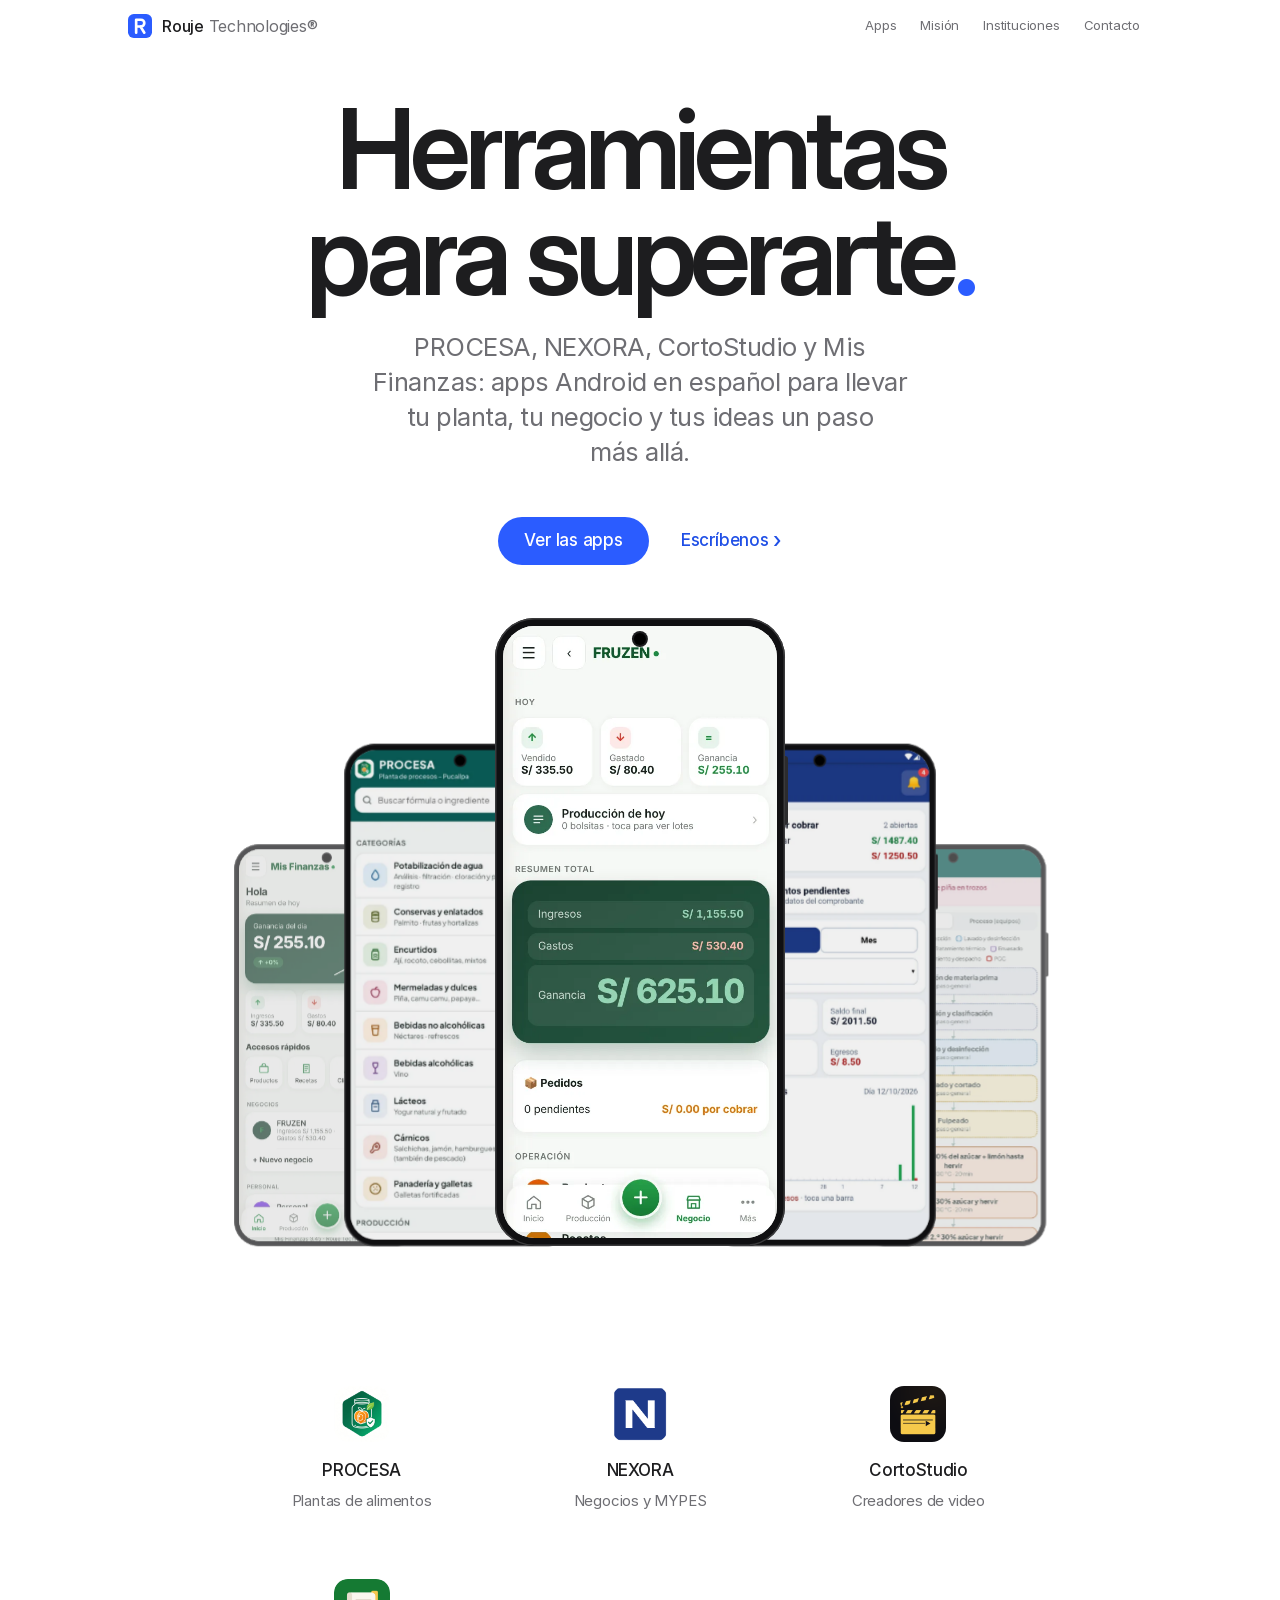
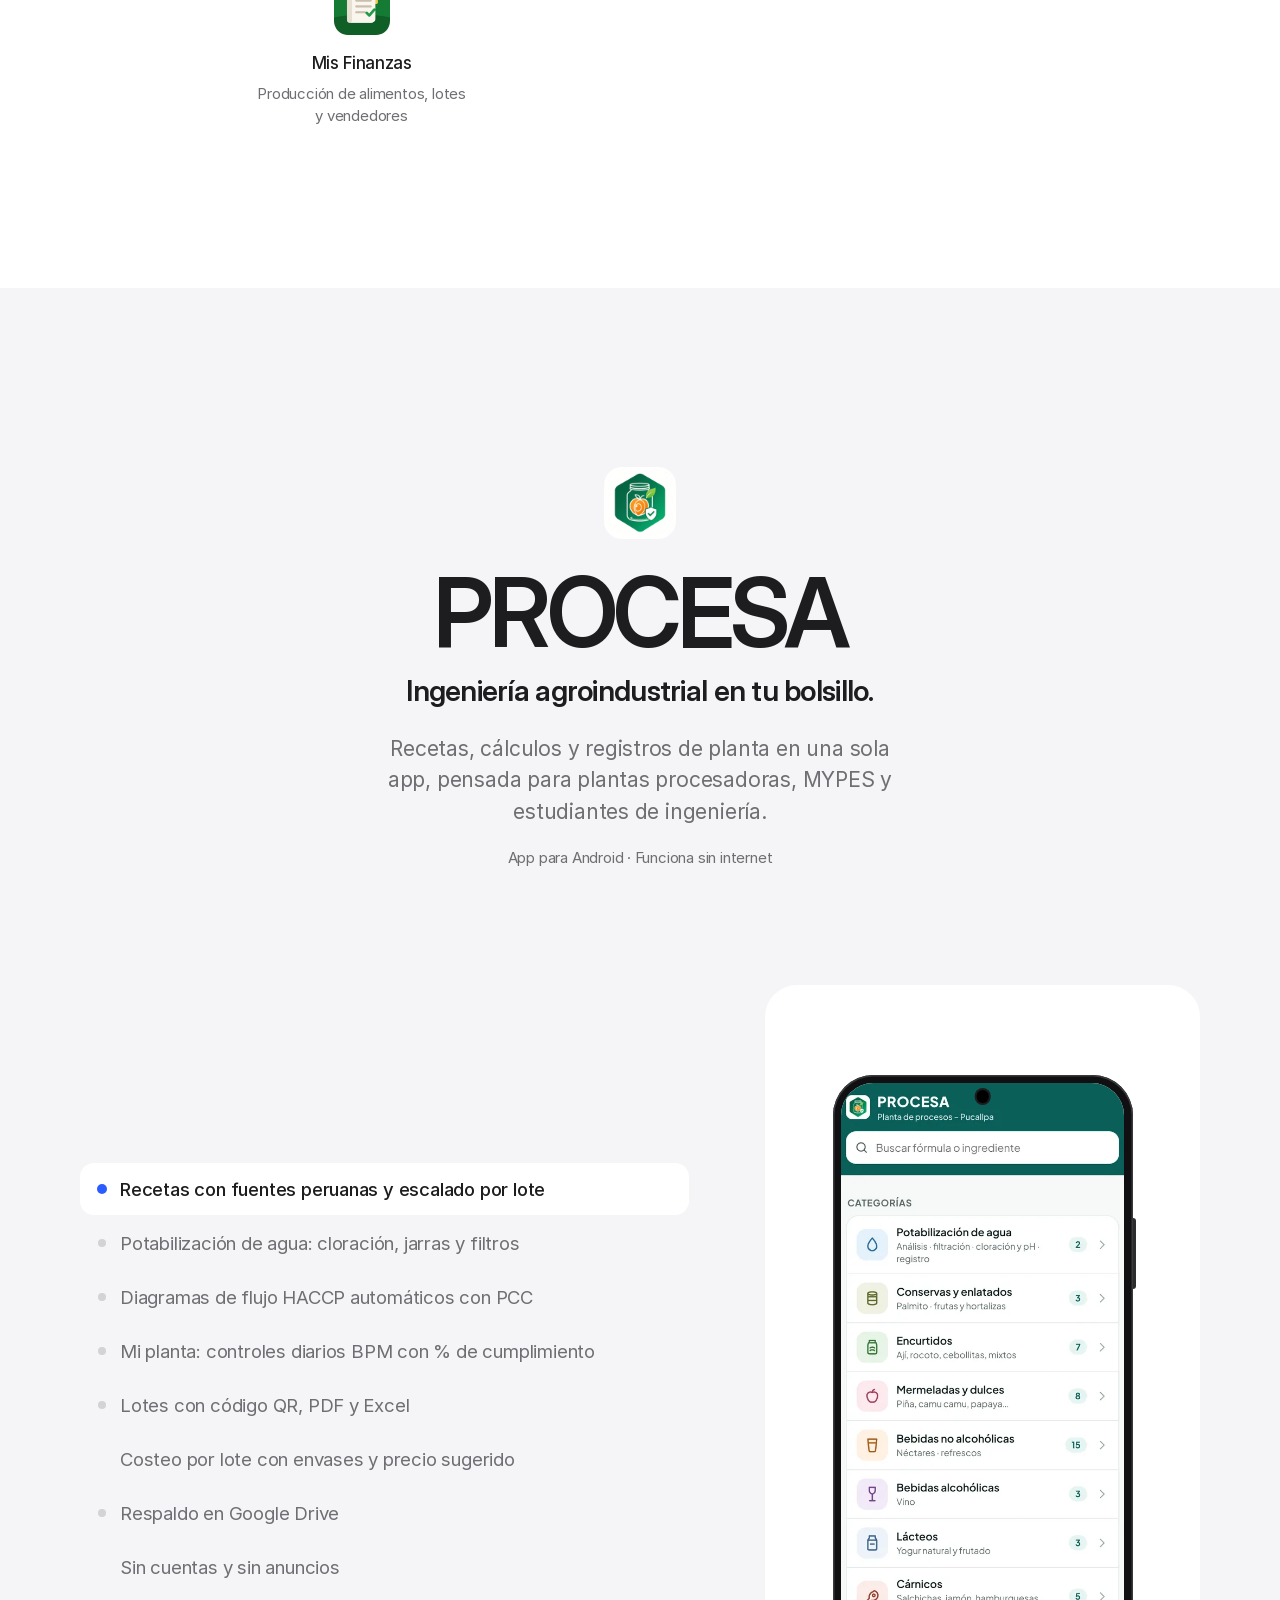
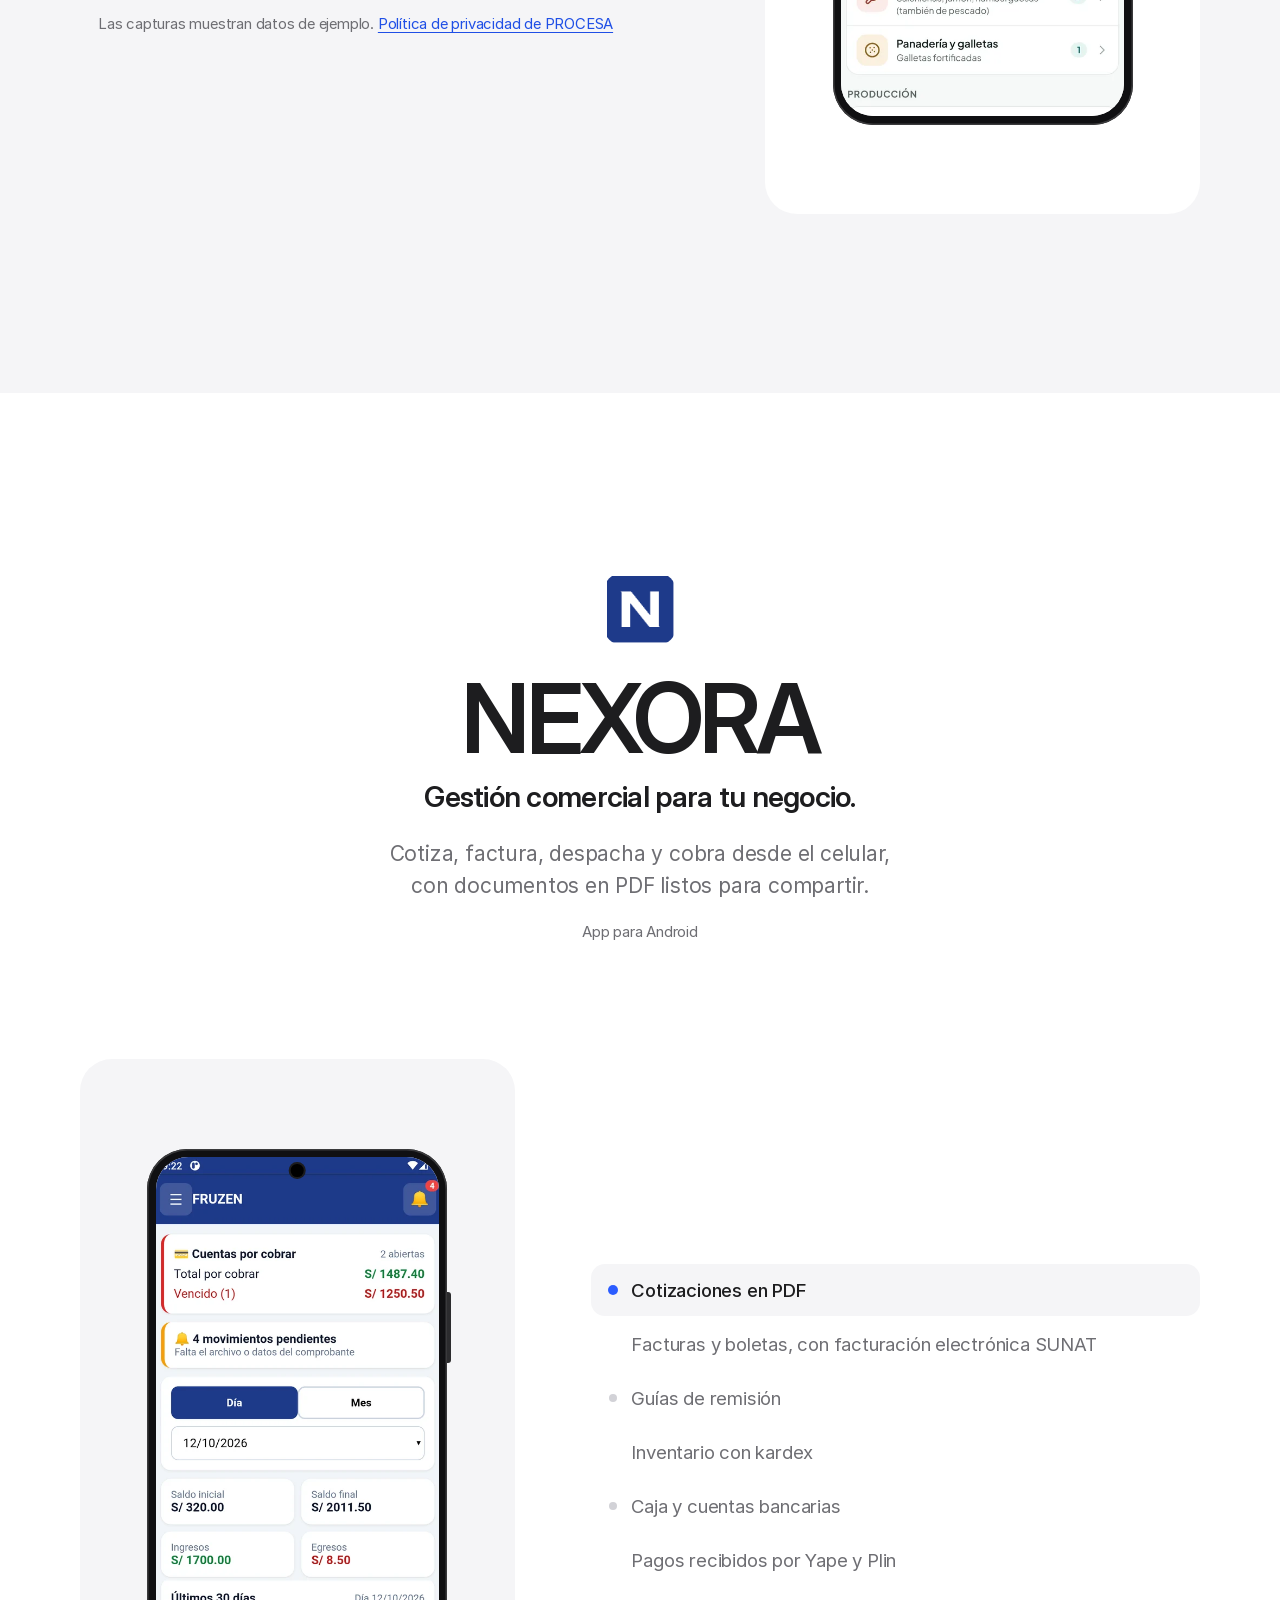
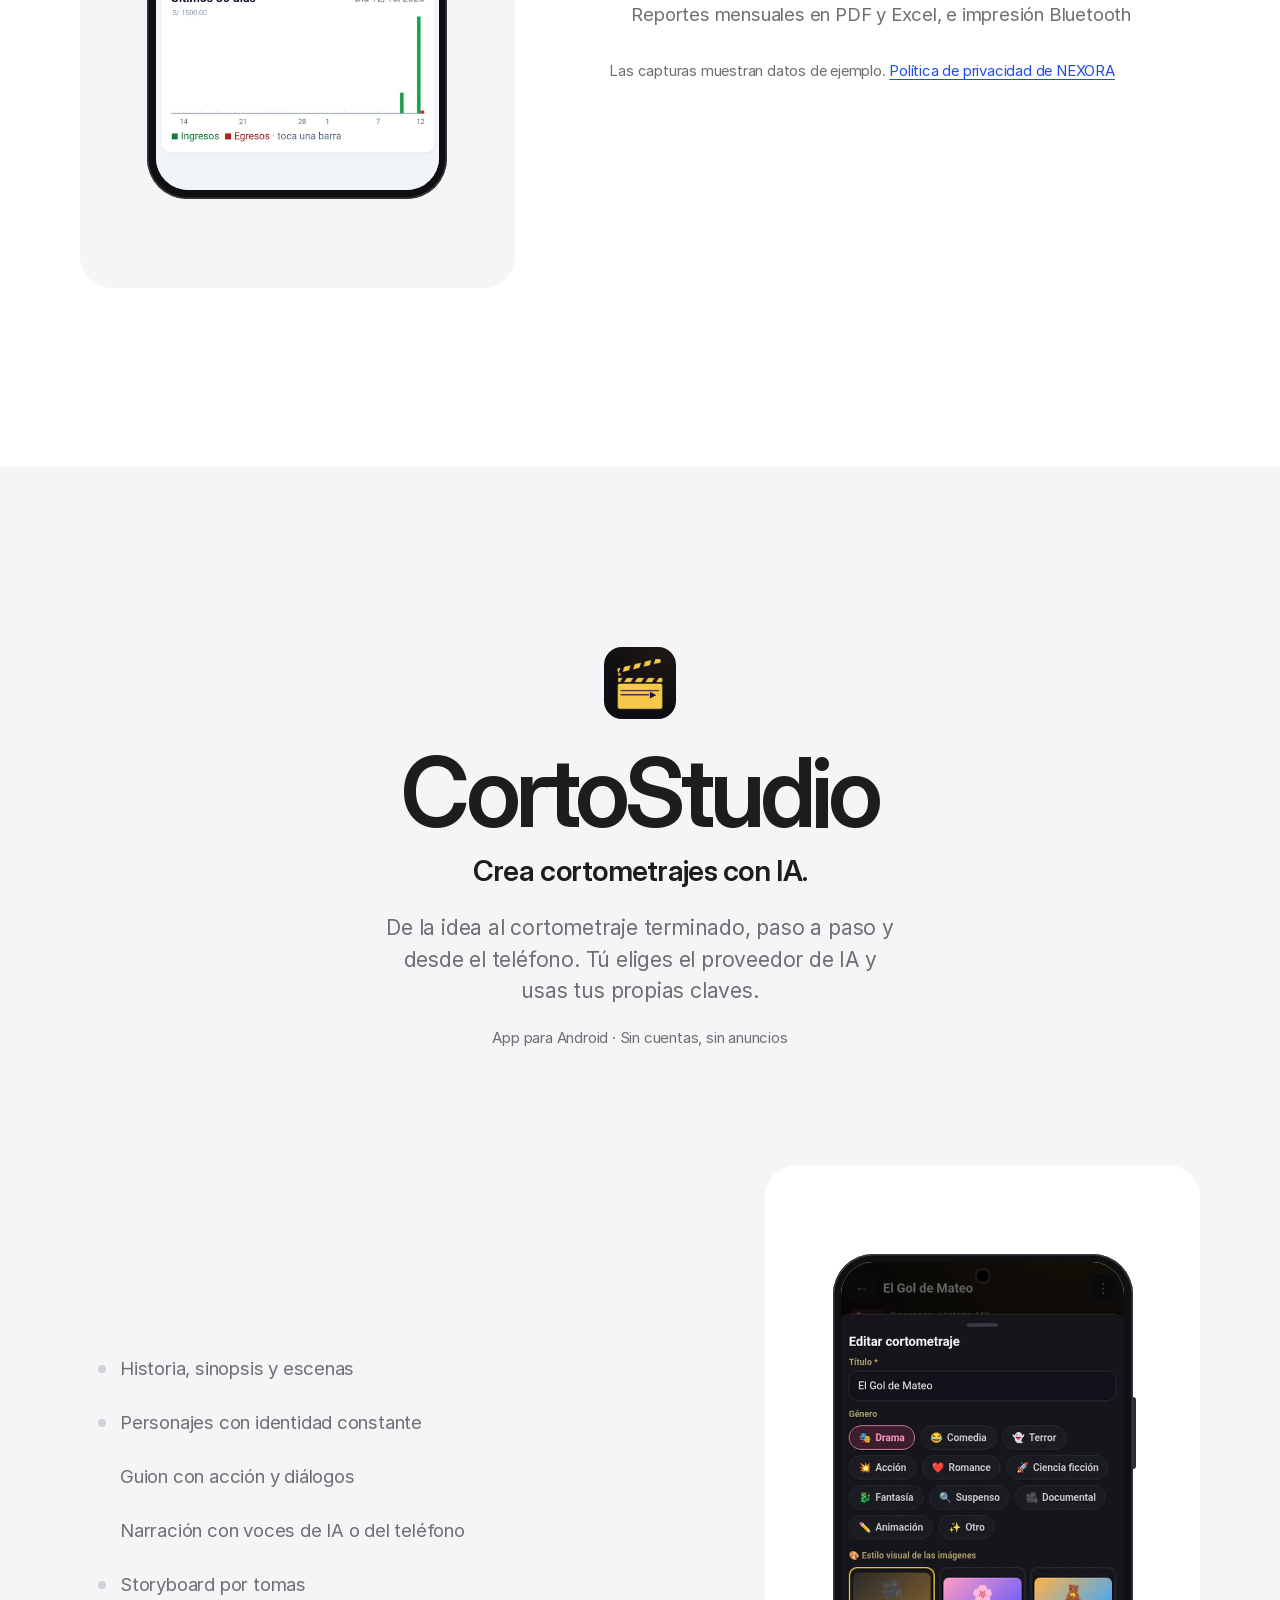
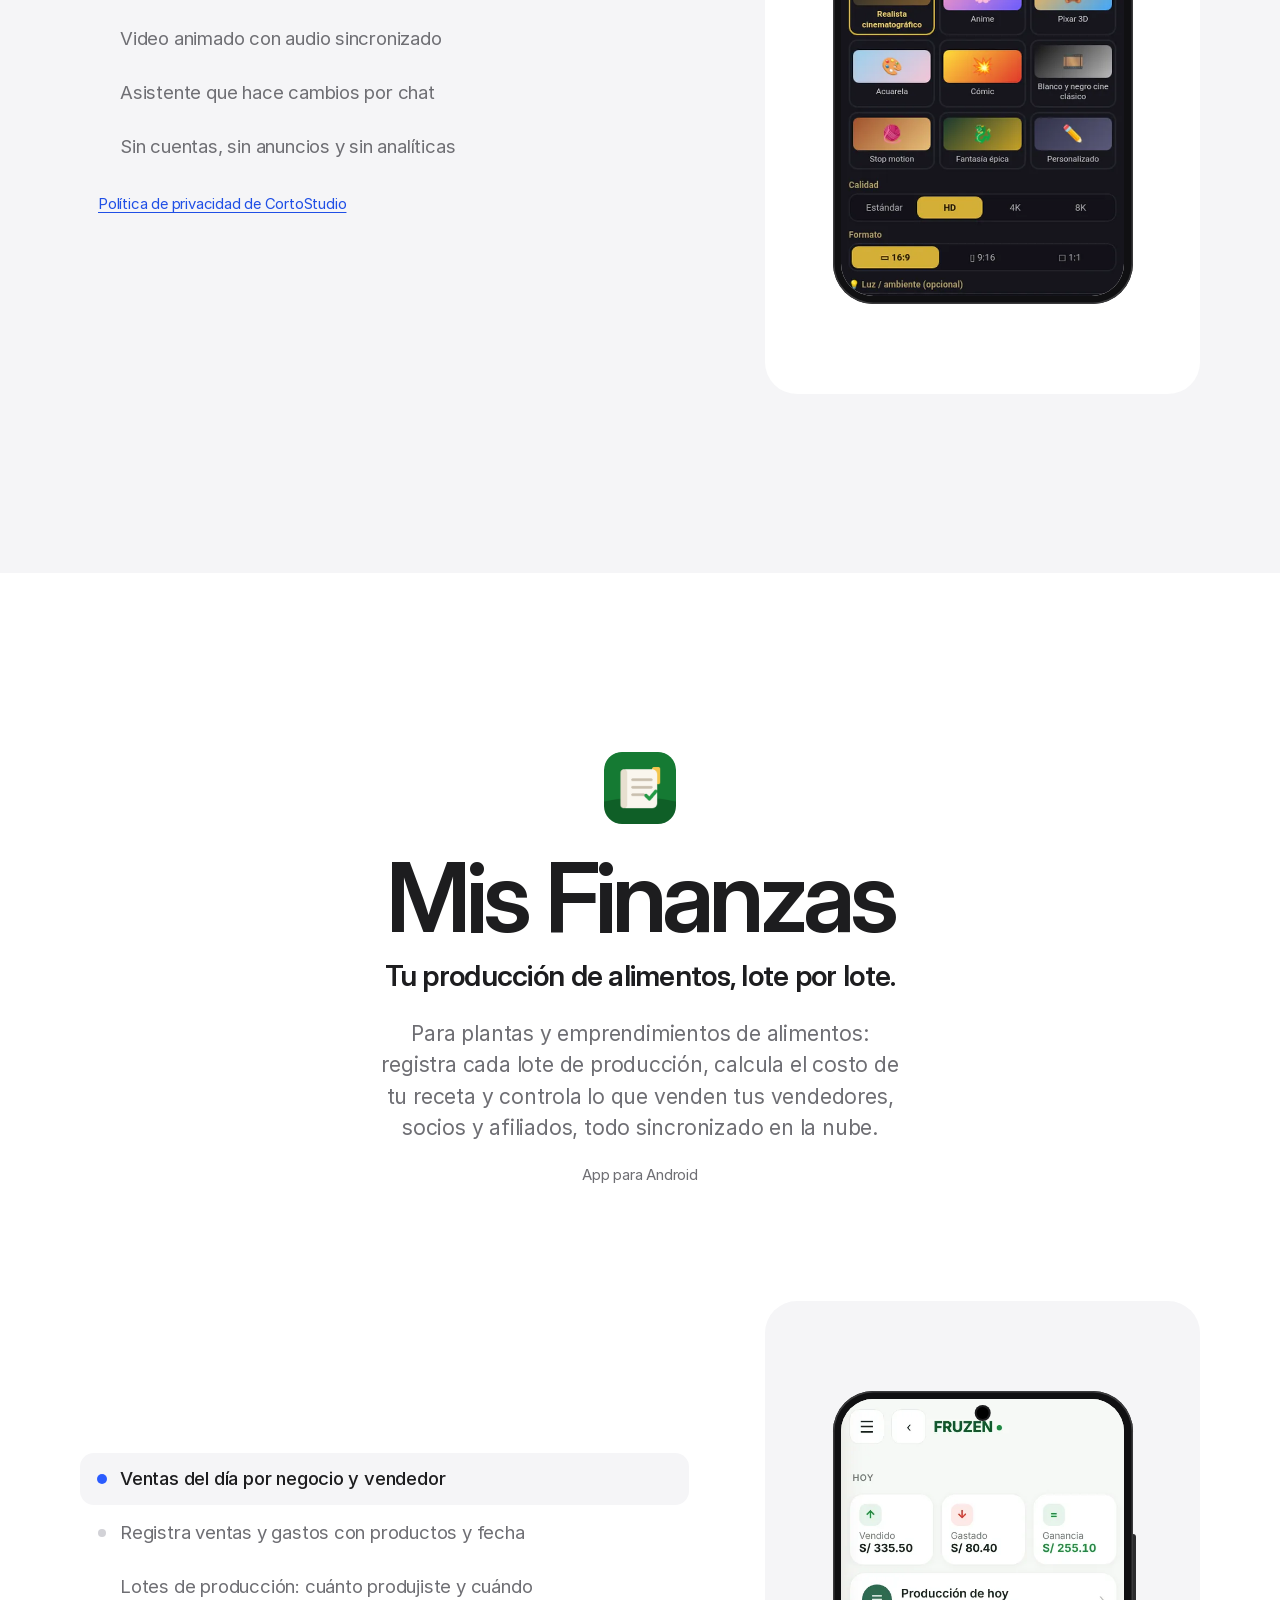
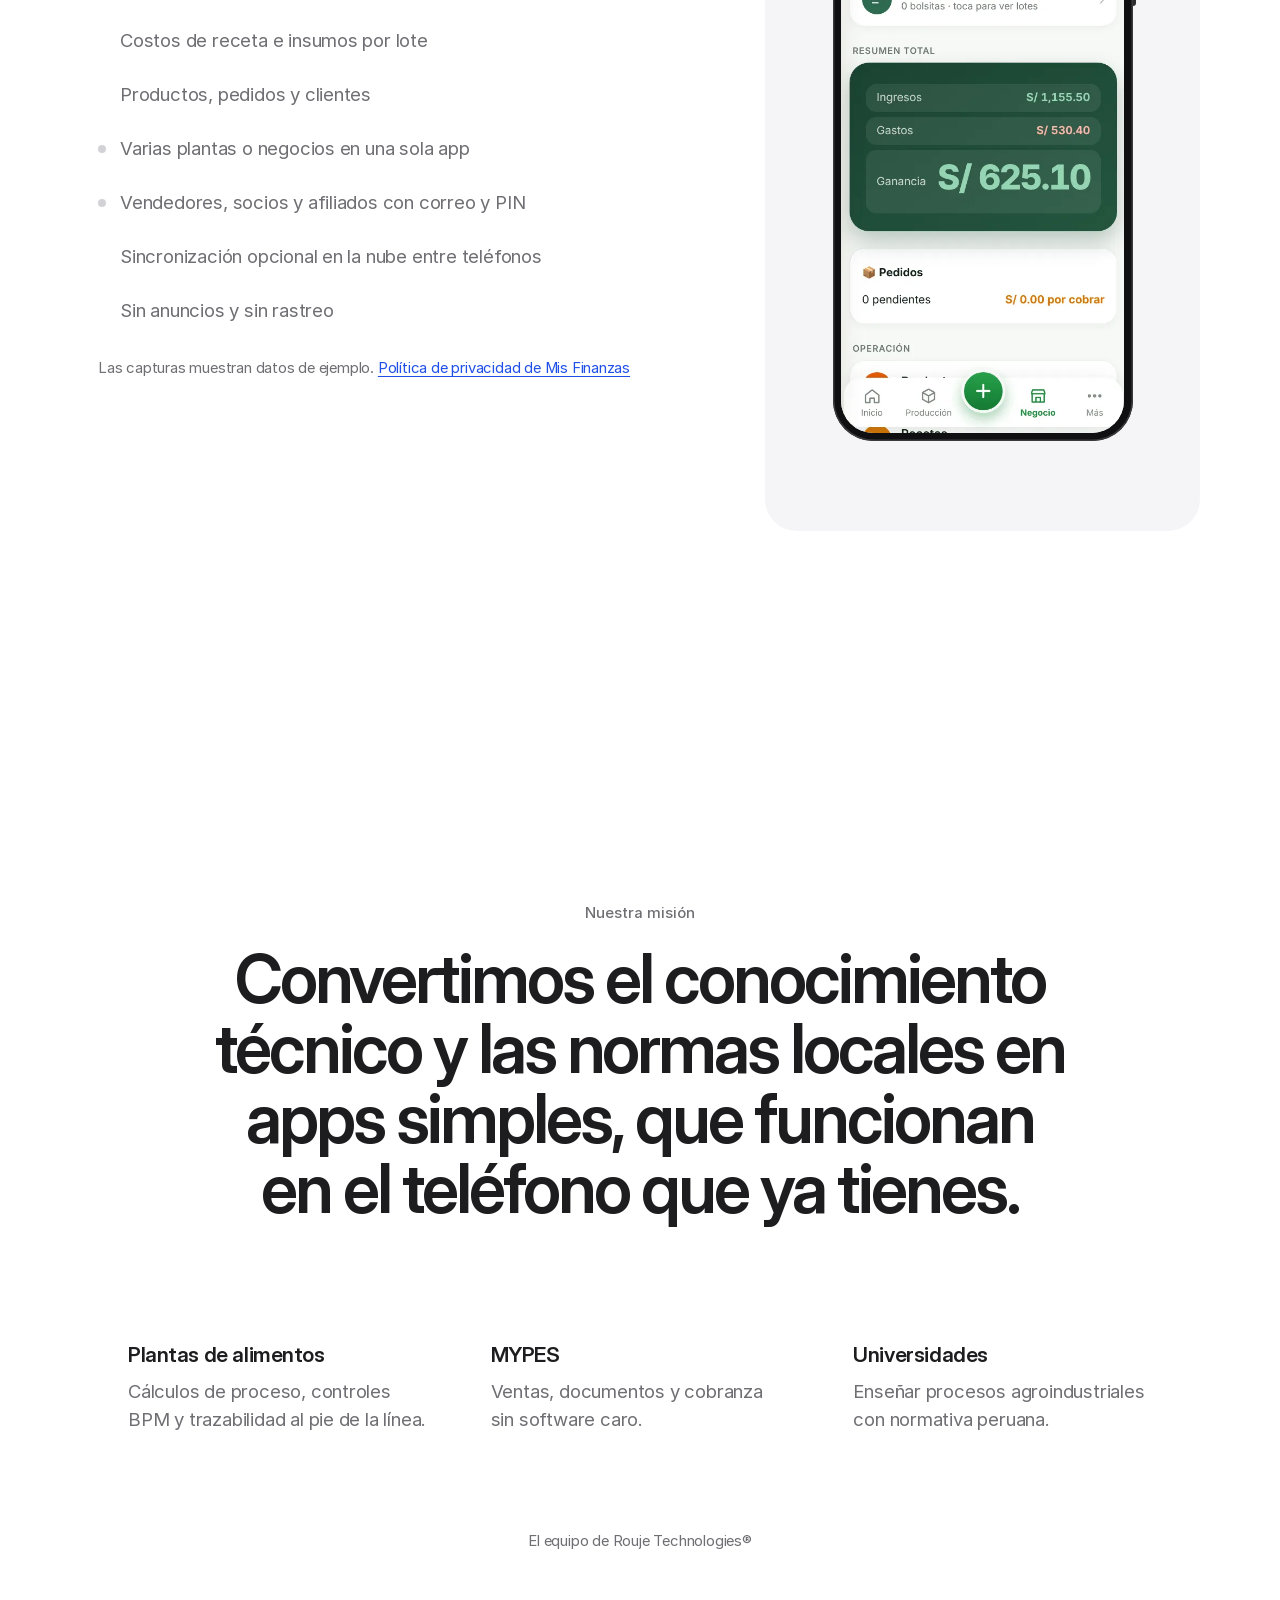
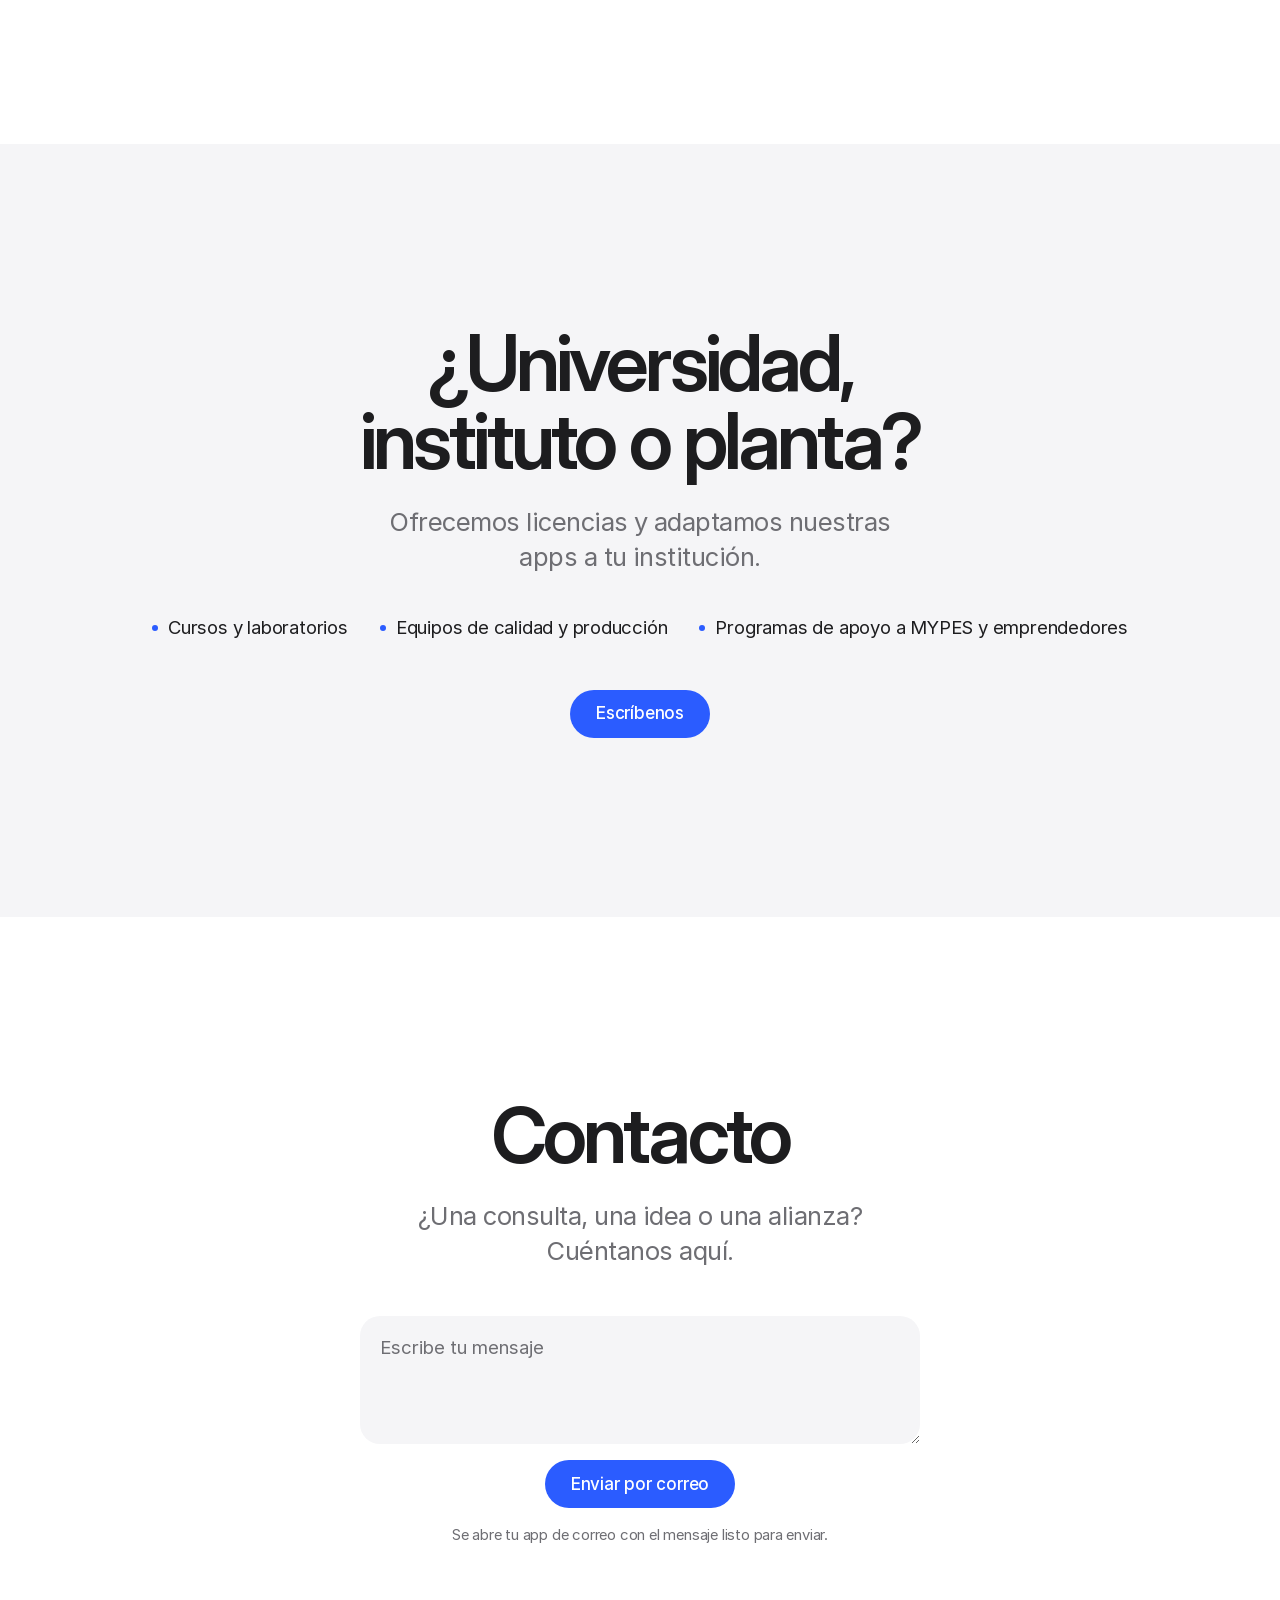
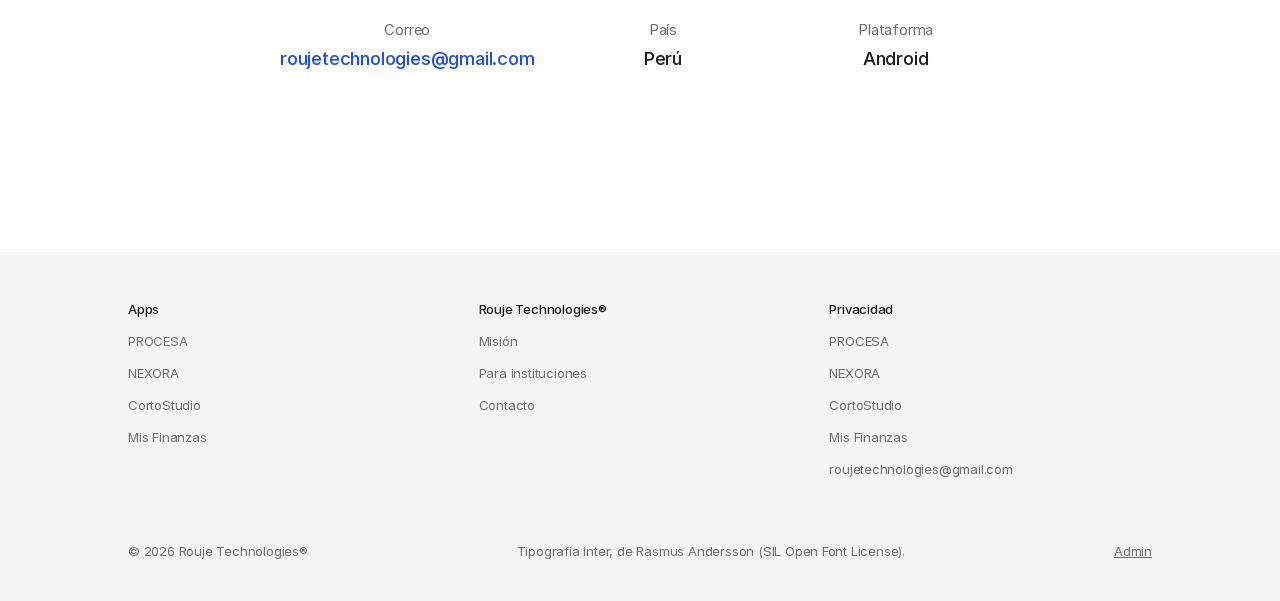
<file: index.html>
<!doctype html>
<html lang="es">
<head>
<meta charset="utf-8">
<meta name="viewport" content="width=device-width,initial-scale=1">
<title>Rouje Technologies® · Herramientas para superarte</title>
<meta name="description" content="Rouje Technologies® crea PROCESA, NEXORA, CortoStudio y Mis Finanzas: apps Android en español para la producción de alimentos, negocios y creadores.">
<meta name="theme-color" content="#ffffff">
<link rel="icon" href="assets/favicon.svg" type="image/svg+xml">
<link rel="preload" href="assets/fonts/InterDisplay-SemiBold.woff2" as="font" type="font/woff2" crossorigin>
<link rel="stylesheet" href="assets/site.css?v=deck4">
</head>
<body>
<a class="skip" href="#main">Saltar al contenido</a>
<header class="bar"><div class="bar-in">
  <a class="mark" href="#inicio" aria-label="Rouje Technologies®, inicio"><svg viewBox="0 0 100 100" aria-hidden="true"><rect width="100" height="100" rx="24" fill="#2b5cff"/><path d="M34 78V24h20a14 14 0 0 1 0 28H34M52 52l16 26" fill="none" stroke="#fff" stroke-width="11" stroke-linecap="round" stroke-linejoin="round"/></svg><span><b>Rouje</b> Technologies®</span></a>
  <nav aria-label="Principal"><a href="#apps">Apps</a><a class="wide" href="#mision">Misión</a><a class="wide" href="#instituciones">Instituciones</a><a href="#contacto">Contacto</a></nav>
</div></header>
<main id="main">
<section class="hero" id="inicio" aria-labelledby="hero-t">
  <h1 id="hero-t">Herramientas para superarte<span class="dot">.</span></h1>
  <p class="lead">PROCESA, NEXORA, CortoStudio y Mis Finanzas: apps Android en español para llevar tu planta, tu negocio y tus ideas un paso más allá.</p>
  <p class="cta"><a class="btn" href="#apps">Ver las apps</a><a class="more" href="#contacto">Escríbenos</a></p>
  <div class="stage deck"><figure class="phone"><img src="assets/img/misfinanzas-negocio.webp" width="540" height="1169" alt="Mis Finanzas: caja del día de un negocio de producción de alimentos"></figure><figure class="phone"><img src="assets/img/nexora-cxc.webp?v=3" width="540" height="1169" alt="NEXORA: panel con cuentas por cobrar, caja e ingresos"></figure><figure class="phone"><img src="assets/img/procesa-diagrama.webp" width="540" height="1169" alt="PROCESA: diagrama de flujo HACCP de una mermelada"></figure><figure class="phone"><img src="assets/img/corto-inicio.webp" width="540" height="1169" alt="CortoStudio: editar un cortometraje"></figure><figure class="phone"><img src="assets/img/misfinanzas-inicio.webp" width="540" height="1169" alt="Mis Finanzas: inicio"></figure><figure class="phone"><img src="assets/img/procesa-inicio.webp" width="540" height="1169" alt="PROCESA: categorías de recetas"></figure></div>
</section>
<section class="trio" id="apps" aria-labelledby="apps-t">
  <h2 id="apps-t" class="sr">Las cuatro apps</h2>
  <ul>
    <li><a href="#procesa"><img src="assets/img/icon-procesa.png" width="192" height="192" alt="" loading="lazy"><b>PROCESA</b><span>Plantas de alimentos</span></a></li>
    <li><a href="#nexora"><img src="assets/img/icon-nexora.png" width="192" height="192" alt="" loading="lazy"><b>NEXORA</b><span>Negocios y MYPES</span></a></li>
    <li><a href="#cortostudio"><img src="assets/img/icon-corto.png" width="192" height="192" alt="" loading="lazy"><b>CortoStudio</b><span>Creadores de video</span></a></li>
    <li><a href="#misfinanzas"><img src="assets/img/icon-misfinanzas.png?v=2" width="192" height="192" alt="" loading="lazy"><b>Mis Finanzas</b><span>Producción de alimentos, lotes y vendedores</span></a></li>
  </ul>
</section>
<section class="app tone" id="procesa" aria-labelledby="procesa-t">
  <div class="app-head">
    <img src="assets/img/icon-procesa.png" width="192" height="192" alt="" loading="lazy">
    <h2 id="procesa-t">PROCESA</h2>
    <p class="line">Ingeniería agroindustrial en tu bolsillo.</p>
    <p class="desc">Recetas, cálculos y registros de planta en una sola app, pensada para plantas procesadoras, MYPES y estudiantes de ingeniería.</p>
    <p class="meta">App para Android · Funciona sin internet</p>
  </div>
  <div class="show">
    <div class="shot"><figure class="phone "><img src="assets/img/procesa-inicio.webp" width="540" height="1169" alt="PROCESA: categorías de recetas, como potabilización de agua, conservas, encurtidos y lácteos" loading="lazy"></figure></div>
    <div class="list">
      <ul class="feats" aria-label="Funciones de PROCESA: toca una marcada para ver su pantalla"><li><button type="button" class="feat" data-shot="assets/img/procesa-inicio.webp" data-alt="PROCESA: categorías de recetas, como potabilización de agua, conservas, encurtidos y lácteos" aria-pressed="true">Recetas con fuentes peruanas y escalado por lote</button></li><li><button type="button" class="feat" data-shot="assets/img/procesa-agua.webp" data-alt="PROCESA: cálculo de potabilización de agua" aria-pressed="false">Potabilización de agua: cloración, jarras y filtros</button></li><li><button type="button" class="feat" data-shot="assets/img/procesa-diagrama.webp" data-alt="PROCESA: diagrama de flujo HACCP con puntos críticos de control" aria-pressed="false">Diagramas de flujo HACCP automáticos con PCC</button></li><li><button type="button" class="feat" data-shot="assets/img/procesa-control.webp" data-alt="PROCESA: control diario BPM con 94 % de cumplimiento" aria-pressed="false">Mi planta: controles diarios BPM con % de cumplimiento</button></li><li><button type="button" class="feat" data-shot="assets/img/procesa-lotes.webp" data-alt="PROCESA: lotes de producción registrados" aria-pressed="false">Lotes con código QR, PDF y Excel</button></li><li><span class="feat-plain">Costeo por lote con envases y precio sugerido</span></li><li><button type="button" class="feat" data-shot="assets/img/procesa-drive.webp" data-alt="PROCESA: pantalla de respaldo en Google Drive" aria-pressed="false">Respaldo en Google Drive</button></li><li><span class="feat-plain">Sin cuentas y sin anuncios</span></li></ul>
      <p class="note">Las capturas muestran datos de ejemplo. <a href="privacidad-procesa.html">Política de privacidad de PROCESA</a></p>
    </div>
  </div>
</section>
<section class="app " id="nexora" aria-labelledby="nexora-t">
  <div class="app-head">
    <img src="assets/img/icon-nexora.png" width="192" height="192" alt="" loading="lazy">
    <h2 id="nexora-t">NEXORA</h2>
    <p class="line">Gestión comercial para tu negocio.</p>
    <p class="desc">Cotiza, factura, despacha y cobra desde el celular, con documentos en PDF listos para compartir.</p>
    <p class="meta">App para Android</p>
  </div>
  <div class="show rev">
    <div class="shot"><figure class="phone "><img src="assets/img/nexora-cxc.webp?v=3" width="540" height="1169" alt="NEXORA: panel con cuentas por cobrar, caja e ingresos" loading="lazy"></figure></div>
    <div class="list">
      <ul class="feats" aria-label="Funciones de NEXORA: toca una marcada para ver su pantalla"><li><button type="button" class="feat" data-shot="assets/img/nexora-cotizacion.webp?v=6" data-alt="NEXORA: lista de cotizaciones" aria-pressed="true">Cotizaciones en PDF</button></li><li><span class="feat-plain">Facturas y boletas, con facturación electrónica SUNAT</span></li><li><button type="button" class="feat" data-shot="assets/img/nexora-guia.webp?v=6" data-alt="NEXORA: guía de remisión" aria-pressed="false">Guías de remisión</button></li><li><span class="feat-plain">Inventario con kardex</span></li><li><button type="button" class="feat" data-shot="assets/img/nexora-saldos.webp?v=6" data-alt="NEXORA: caja y saldos por cuenta bancaria" aria-pressed="false">Caja y cuentas bancarias</button></li><li><span class="feat-plain">Pagos recibidos por Yape y Plin</span></li><li><span class="feat-plain">Reportes mensuales en PDF y Excel, e impresión Bluetooth</span></li></ul>
      <p class="note">Las capturas muestran datos de ejemplo. <a href="privacidad-nexora.html">Política de privacidad de NEXORA</a></p>
    </div>
  </div>
</section>
<section class="app tone" id="cortostudio" aria-labelledby="cortostudio-t">
  <div class="app-head">
    <img src="assets/img/icon-corto.png" width="192" height="192" alt="" loading="lazy">
    <h2 id="cortostudio-t">CortoStudio</h2>
    <p class="line">Crea cortometrajes con IA.</p>
    <p class="desc">De la idea al cortometraje terminado, paso a paso y desde el teléfono. Tú eliges el proveedor de IA y usas tus propias claves.</p>
    <p class="meta">App para Android · Sin cuentas, sin anuncios</p>
  </div>
  <div class="show">
    <div class="shot"><figure class="phone "><img src="assets/img/corto-inicio.webp" width="540" height="1169" alt="CortoStudio: editar un cortometraje, con título, género y estilo visual" loading="lazy"></figure></div>
    <div class="list">
      <ul class="feats" aria-label="Funciones de CortoStudio: toca una marcada para ver su pantalla"><li><button type="button" class="feat" data-shot="assets/img/corto-historia.webp" data-alt="CortoStudio: editor de la historia de un cortometraje" aria-pressed="false">Historia, sinopsis y escenas</button></li><li><button type="button" class="feat" data-shot="assets/img/corto-personajes.webp" data-alt="CortoStudio: lista de personajes" aria-pressed="false">Personajes con identidad constante</button></li><li><span class="feat-plain">Guion con acción y diálogos</span></li><li><span class="feat-plain">Narración con voces de IA o del teléfono</span></li><li><button type="button" class="feat" data-shot="assets/img/corto-storyboard.webp" data-alt="CortoStudio: storyboard con tomas numeradas" aria-pressed="false">Storyboard por tomas</button></li><li><span class="feat-plain">Video animado con audio sincronizado</span></li><li><span class="feat-plain">Asistente que hace cambios por chat</span></li><li><span class="feat-plain">Sin cuentas, sin anuncios y sin analíticas</span></li></ul>
      <p class="note"><a href="privacidad-cortostudio.html">Política de privacidad de CortoStudio</a></p>
    </div>
  </div>
</section>
<section class="app " id="misfinanzas" aria-labelledby="misfinanzas-t">
  <div class="app-head">
    <img src="assets/img/icon-misfinanzas.png?v=2" width="192" height="192" alt="" loading="lazy">
    <h2 id="misfinanzas-t">Mis Finanzas</h2>
    <p class="line">Tu producción de alimentos, lote por lote.</p>
    <p class="desc">Para plantas y emprendimientos de alimentos: registra cada lote de producción, calcula el costo de tu receta y controla lo que venden tus vendedores, socios y afiliados, todo sincronizado en la nube.</p>
    <p class="meta">App para Android</p>
  </div>
  <div class="show">
    <div class="shot"><figure class="phone "><img src="assets/img/misfinanzas-negocio.webp" width="540" height="1169" alt="Mis Finanzas: caja del día de un negocio con vendido, gastado y ganancia" loading="lazy"></figure></div>
    <div class="list">
      <ul class="feats" aria-label="Funciones de Mis Finanzas: toca una marcada para ver su pantalla"><li><button type="button" class="feat" data-shot="assets/img/misfinanzas-negocio.webp" data-alt="Mis Finanzas: caja del día de un negocio con vendido, gastado y ganancia" aria-pressed="true">Ventas del día por negocio y vendedor</button></li><li><button type="button" class="feat" data-shot="assets/img/misfinanzas-movimiento.webp" data-alt="Mis Finanzas: formulario Nuevo movimiento con productos, monto y fecha" aria-pressed="false">Registra ventas y gastos con productos y fecha</button></li><li><span class="feat-plain">Lotes de producción: cuánto produjiste y cuándo</span></li><li><span class="feat-plain">Costos de receta e insumos por lote</span></li><li><span class="feat-plain">Productos, pedidos y clientes</span></li><li><button type="button" class="feat" data-shot="assets/img/misfinanzas-inicio.webp" data-alt="Mis Finanzas: inicio con la ganancia del día, ingresos, gastos y accesos rápidos" aria-pressed="false">Varias plantas o negocios en una sola app</button></li><li><button type="button" class="feat" data-shot="assets/img/misfinanzas-acceso.webp" data-alt="Mis Finanzas: pantalla de acceso «¡Hola de nuevo!» con correo y PIN" aria-pressed="false">Vendedores, socios y afiliados con correo y PIN</button></li><li><span class="feat-plain">Sincronización opcional en la nube entre teléfonos</span></li><li><span class="feat-plain">Sin anuncios y sin rastreo</span></li></ul>
      <p class="note">Las capturas muestran datos de ejemplo. <a href="privacidad-misfinanzas.html">Política de privacidad de Mis Finanzas</a></p>
    </div>
  </div>
</section>
<section class="mision" id="mision" aria-labelledby="mision-t">
  <h2 id="mision-t">Nuestra misión</h2>
  <p class="statement">Convertimos el conocimiento técnico y las normas locales en apps simples, que funcionan en el teléfono que ya tienes.</p>
  <ul class="pillars">
    <li><h3>Plantas de alimentos</h3><p>Cálculos de proceso, controles BPM y trazabilidad al pie de la línea.</p></li>
    <li><h3>MYPES</h3><p>Ventas, documentos y cobranza sin software caro.</p></li>
    <li><h3>Universidades</h3><p>Enseñar procesos agroindustriales con normativa peruana.</p></li>
  </ul>
  <p class="sign">El equipo de Rouje Technologies®</p>
</section>
<section class="inst tone" id="instituciones" aria-labelledby="inst-t">
  <h2 id="inst-t">¿Universidad, instituto o planta?</h2>
  <p class="lead">Ofrecemos licencias y adaptamos nuestras apps a tu institución.</p>
  <ul class="uses"><li>Cursos y laboratorios</li><li>Equipos de calidad y producción</li><li>Programas de apoyo a MYPES y emprendedores</li></ul>
  <p class="cta"><a class="btn" href="mailto:roujetechnologies@gmail.com?subject=Rouje%20Technologies%20-%20Instituciones">Escríbenos</a></p>
</section>
<section class="contact" id="contacto" aria-labelledby="contact-t">
  <h2 id="contact-t">Contacto</h2>
  <p class="lead">¿Una consulta, una idea o una alianza? Cuéntanos aquí.</p>
  <form class="composer" action="mailto:roujetechnologies@gmail.com" method="get" enctype="text/plain">
    <label class="sr" for="msg">Tu mensaje</label>
    <textarea id="msg" name="body" rows="3" placeholder="Escribe tu mensaje" required></textarea>
    <input type="hidden" name="subject" value="Contacto desde la web de Rouje Technologies">
    <button class="btn" type="submit">Enviar por correo</button>
  </form>
  <p class="hint">Se abre tu app de correo con el mensaje listo para enviar.</p>
  <dl class="facts">
    <div><dt>Correo</dt><dd><a href="mailto:roujetechnologies@gmail.com">roujetechnologies@gmail.com</a></dd></div>
    <div><dt>País</dt><dd>Perú</dd></div>
    <div><dt>Plataforma</dt><dd>Android</dd></div>
  </dl>
</section>
</main>
<footer class="foot"><div class="foot-in">
  <nav class="foot-cols" aria-label="Pie de página">
    <div><p>Apps</p><a href="#procesa">PROCESA</a><a href="#nexora">NEXORA</a><a href="#cortostudio">CortoStudio</a><a href="#misfinanzas">Mis Finanzas</a></div>
    <div><p>Rouje Technologies®</p><a href="#mision">Misión</a><a href="#instituciones">Para instituciones</a><a href="#contacto">Contacto</a></div>
    <div><p>Privacidad</p><a href="privacidad-procesa.html">PROCESA</a><a href="privacidad-nexora.html">NEXORA</a><a href="privacidad-cortostudio.html">CortoStudio</a><a href="privacidad-misfinanzas.html">Mis Finanzas</a><a href="mailto:roujetechnologies@gmail.com">roujetechnologies@gmail.com</a></div>
  </nav>
  <p class="legal-line"><span>© 2026 Rouje Technologies®</span><span>Tipografía Inter, de Rasmus Andersson (SIL Open Font License).</span><a href="/admin/">Admin</a></p>
</div></footer>
<script src="assets/site.js?v=deck4" defer></script>
</body>
</html>
</file>
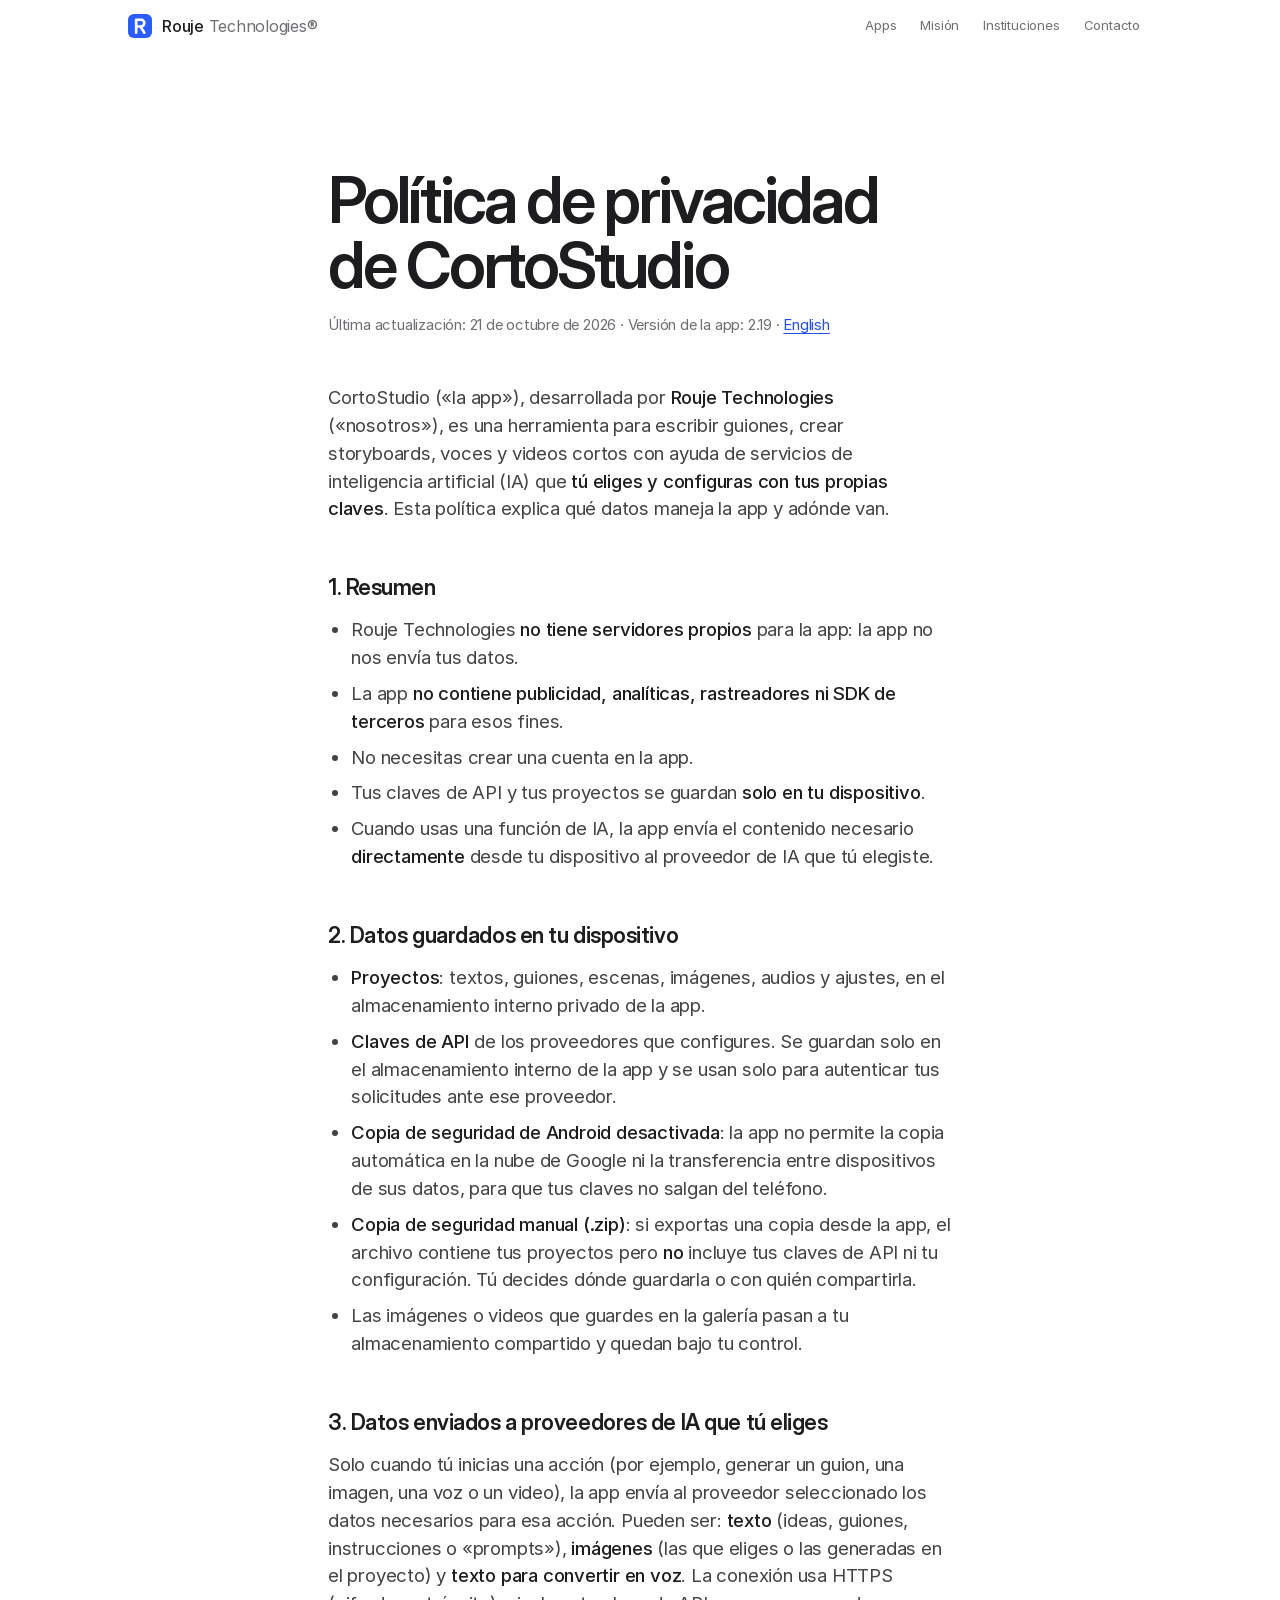
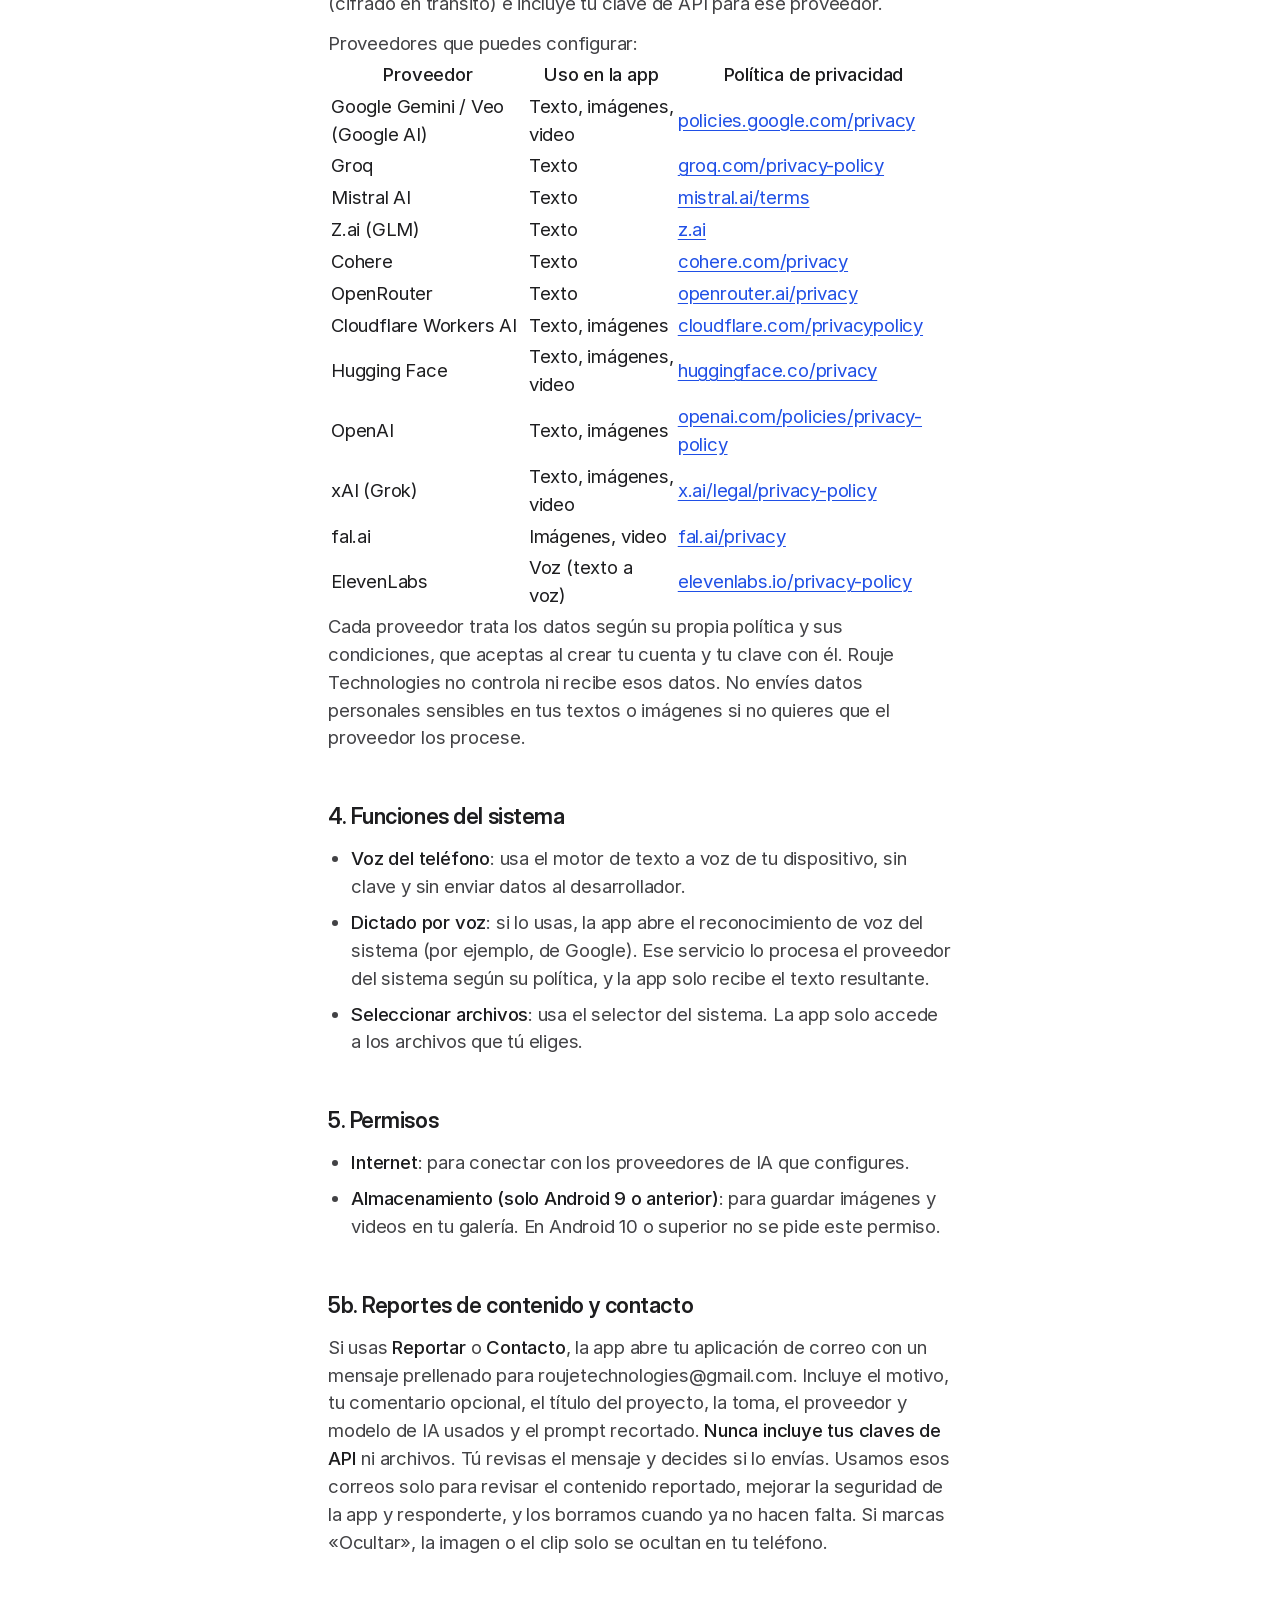
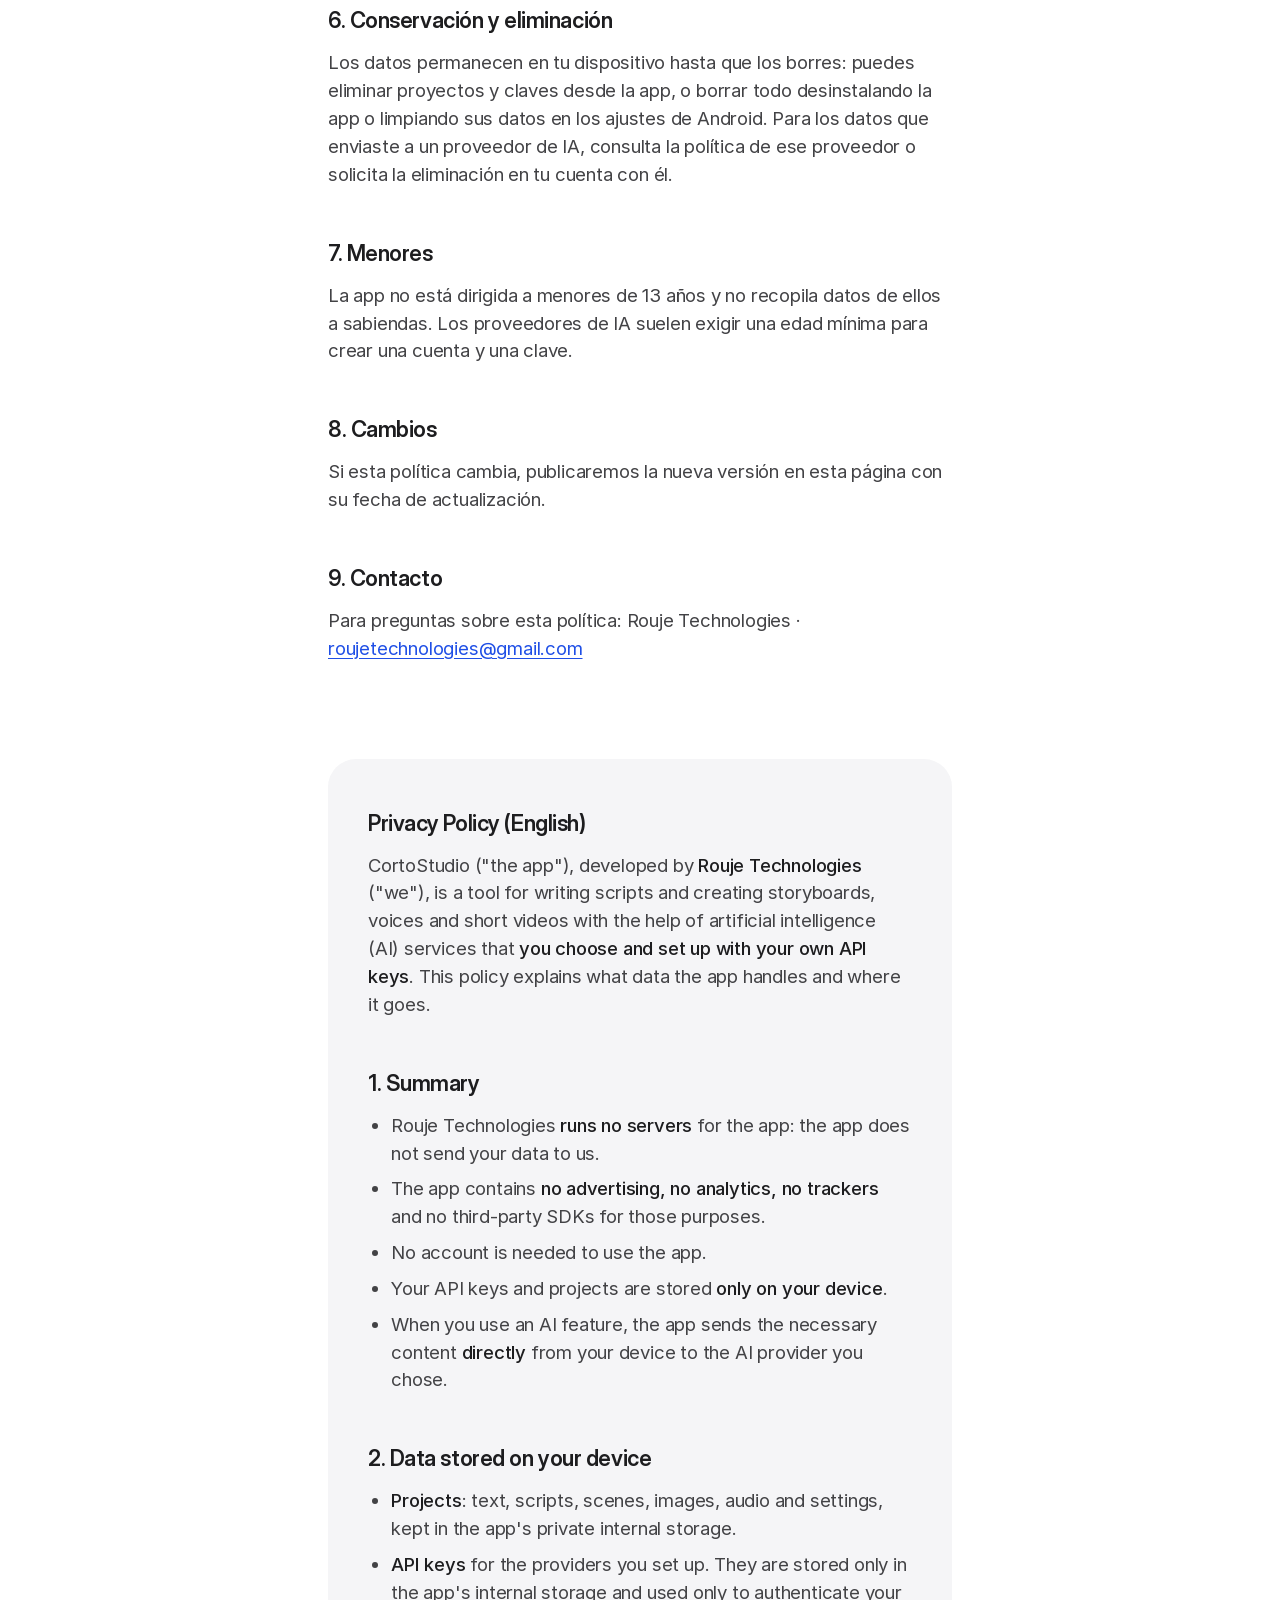
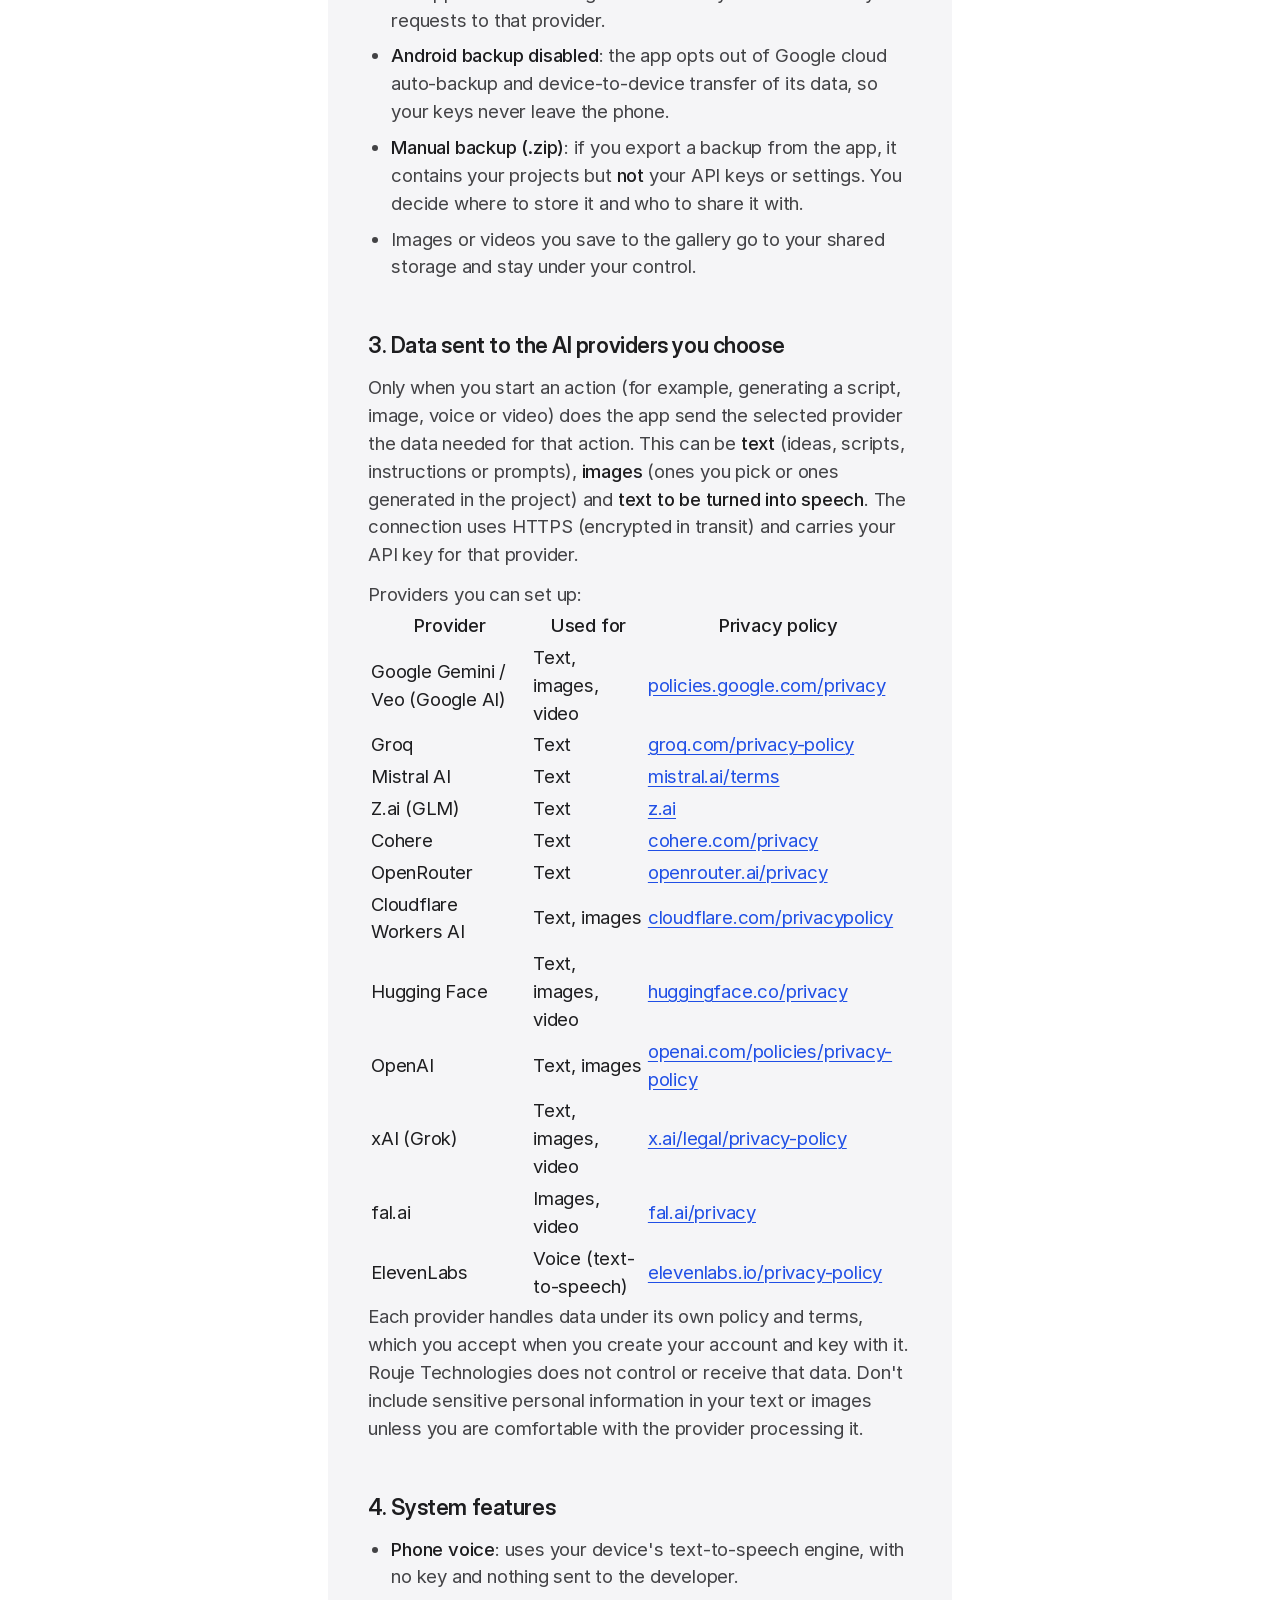
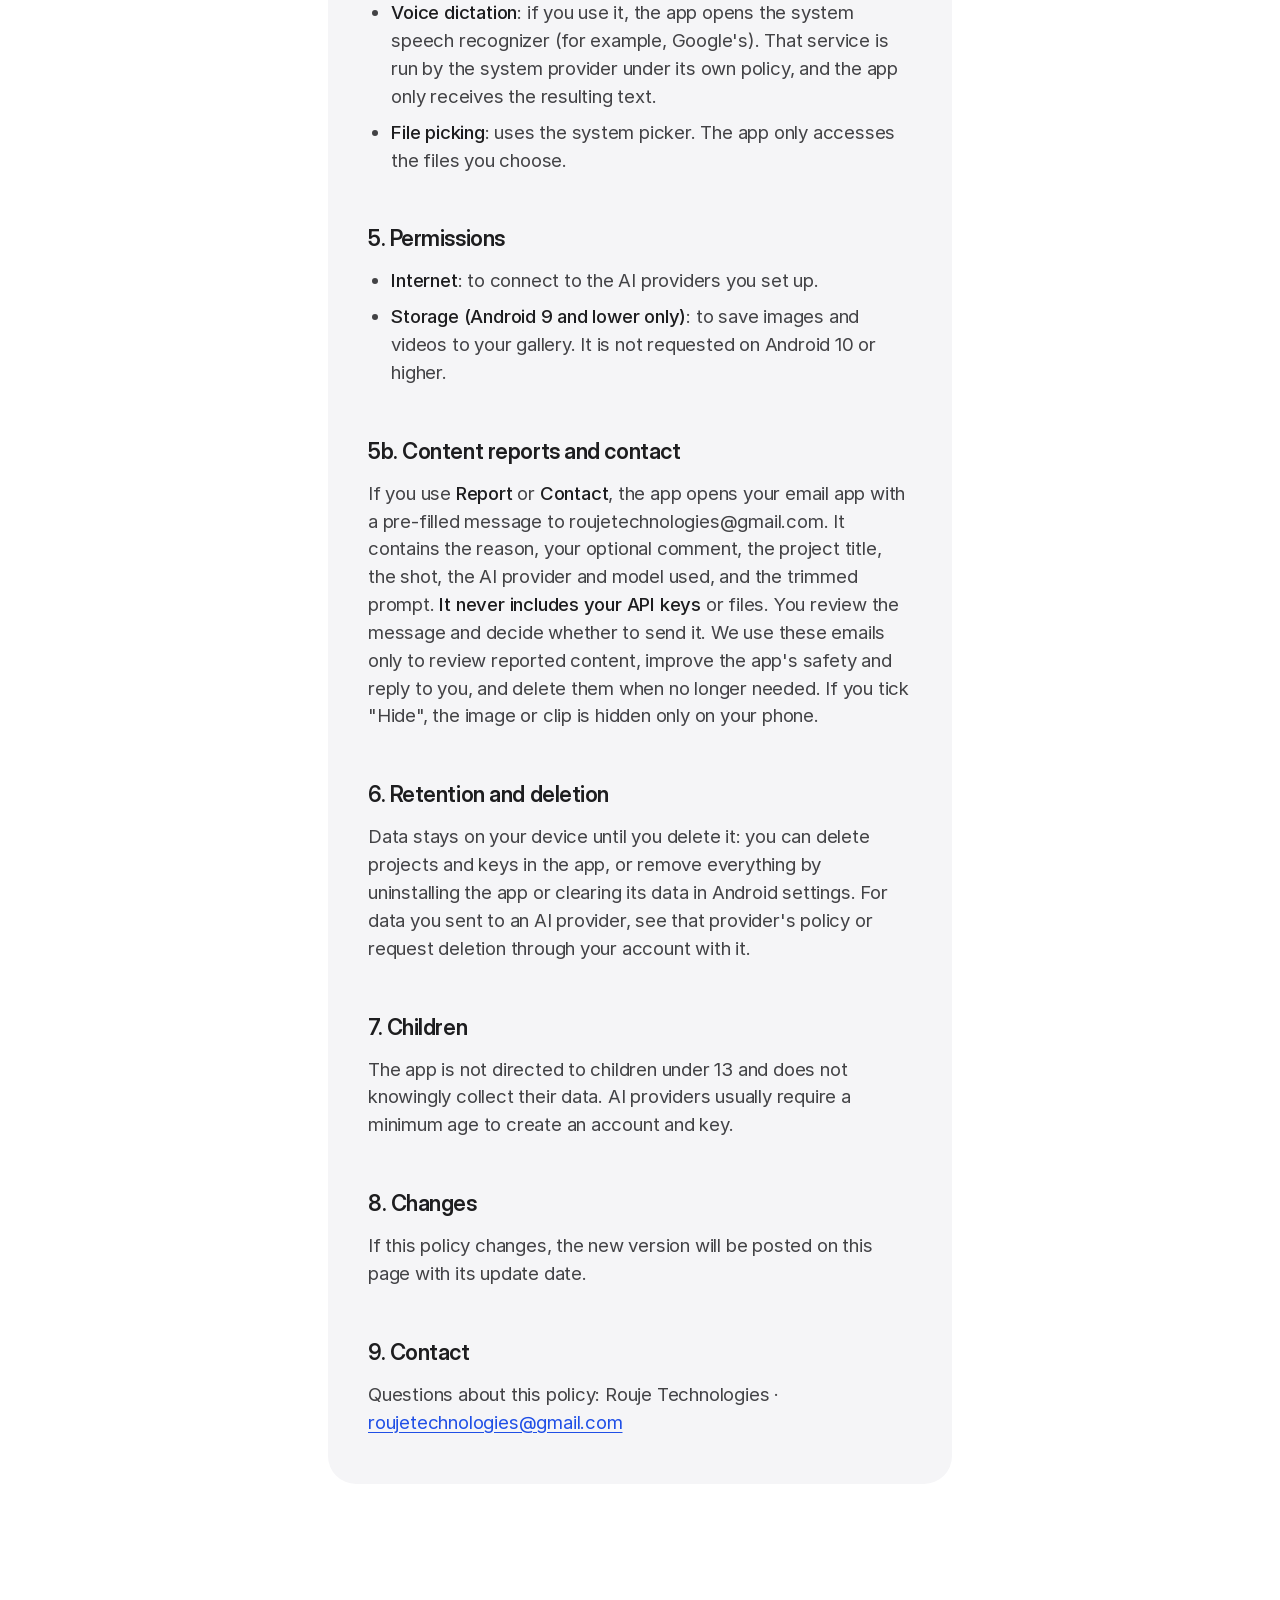
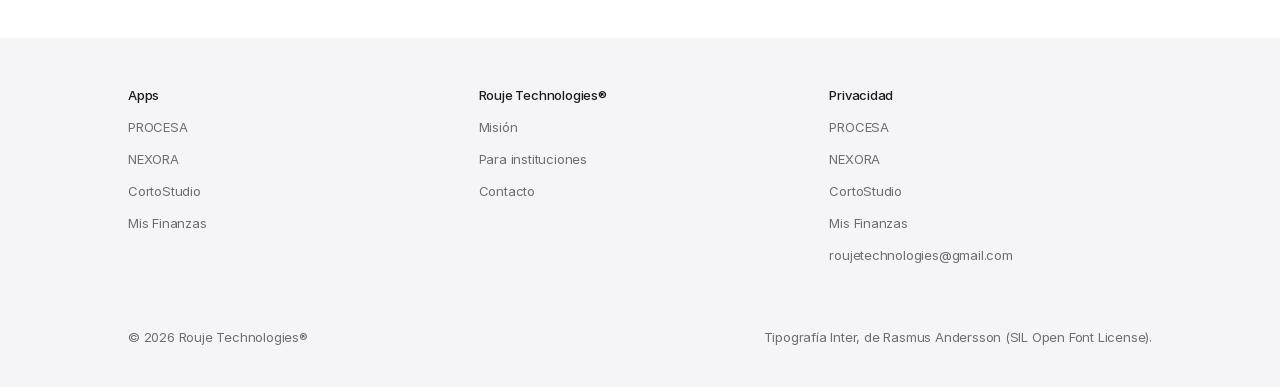
<file: privacidad-cortostudio.html>
<!doctype html>
<html lang="es">
<head>
<meta charset="utf-8">
<meta name="viewport" content="width=device-width,initial-scale=1">
<title>Política de privacidad · CortoStudio · Rouje Technologies®</title>
<meta name="description" content="Política de privacidad de la app CortoStudio de Rouje Technologies®.">
<meta name="theme-color" content="#ffffff">
<link rel="icon" href="assets/favicon.svg" type="image/svg+xml">
<link rel="preload" href="assets/fonts/InterDisplay-SemiBold.woff2" as="font" type="font/woff2" crossorigin>
<link rel="stylesheet" href="assets/site.css">
</head>
<body>
<a class="skip" href="#main">Saltar al contenido</a>
<header class="bar"><div class="bar-in">
  <a class="mark" href="index.html#inicio" aria-label="Rouje Technologies®, inicio"><svg viewBox="0 0 100 100" aria-hidden="true"><rect width="100" height="100" rx="24" fill="#2b5cff"/><path d="M34 78V24h20a14 14 0 0 1 0 28H34M52 52l16 26" fill="none" stroke="#fff" stroke-width="11" stroke-linecap="round" stroke-linejoin="round"/></svg><span><b>Rouje</b> Technologies®</span></a>
  <nav aria-label="Principal"><a href="index.html#apps">Apps</a><a class="wide" href="index.html#mision">Misión</a><a class="wide" href="index.html#instituciones">Instituciones</a><a href="index.html#contacto">Contacto</a></nav>
</div></header>
<main id="main"><article class="legal">
<h1>Política de privacidad de CortoStudio</h1>
<p class="meta">Última actualización: 21 de octubre de 2026 · Versión de la app: 2.19 · <a href="#en">English</a></p>
<div class="legal-body">

<p>CortoStudio («la app»), desarrollada por <b>Rouje Technologies</b> («nosotros»), es una herramienta para escribir guiones, crear storyboards, voces y videos cortos con ayuda de servicios de inteligencia artificial (IA) que <b>tú eliges y configuras con tus propias claves</b>. Esta política explica qué datos maneja la app y adónde van.</p>

<h2>1. Resumen</h2>
<ul>
 <li>Rouje Technologies <b>no tiene servidores propios</b> para la app: la app no nos envía tus datos.</li>
 <li>La app <b>no contiene publicidad, analíticas, rastreadores ni SDK de terceros</b> para esos fines.</li>
 <li>No necesitas crear una cuenta en la app.</li>
 <li>Tus claves de API y tus proyectos se guardan <b>solo en tu dispositivo</b>.</li>
 <li>Cuando usas una función de IA, la app envía el contenido necesario <b>directamente</b> desde tu dispositivo al proveedor de IA que tú elegiste.</li>
</ul>

<h2>2. Datos guardados en tu dispositivo</h2>
<ul>
 <li><b>Proyectos</b>: textos, guiones, escenas, imágenes, audios y ajustes, en el almacenamiento interno privado de la app.</li>
 <li><b>Claves de API</b> de los proveedores que configures. Se guardan solo en el almacenamiento interno de la app y se usan solo para autenticar tus solicitudes ante ese proveedor.</li>
 <li><b>Copia de seguridad de Android desactivada</b>: la app no permite la copia automática en la nube de Google ni la transferencia entre dispositivos de sus datos, para que tus claves no salgan del teléfono.</li>
 <li><b>Copia de seguridad manual (.zip)</b>: si exportas una copia desde la app, el archivo contiene tus proyectos pero <b>no</b> incluye tus claves de API ni tu configuración. Tú decides dónde guardarla o con quién compartirla.</li>
 <li>Las imágenes o videos que guardes en la galería pasan a tu almacenamiento compartido y quedan bajo tu control.</li>
</ul>

<h2>3. Datos enviados a proveedores de IA que tú eliges</h2>
<p>Solo cuando tú inicias una acción (por ejemplo, generar un guion, una imagen, una voz o un video), la app envía al proveedor seleccionado los datos necesarios para esa acción. Pueden ser: <b>texto</b> (ideas, guiones, instrucciones o «prompts»), <b>imágenes</b> (las que eliges o las generadas en el proyecto) y <b>texto para convertir en voz</b>. La conexión usa HTTPS (cifrado en tránsito) e incluye tu clave de API para ese proveedor.</p>
<p>Proveedores que puedes configurar:</p>
<table>
 <tr><th>Proveedor</th><th>Uso en la app</th><th>Política de privacidad</th></tr>
 <tr><td>Google Gemini / Veo (Google AI)</td><td>Texto, imágenes, video</td><td><a href="https://policies.google.com/privacy">policies.google.com/privacy</a></td></tr>
 <tr><td>Groq</td><td>Texto</td><td><a href="https://groq.com/privacy-policy/">groq.com/privacy-policy</a></td></tr>
 <tr><td>Mistral AI</td><td>Texto</td><td><a href="https://mistral.ai/terms/#privacy-policy">mistral.ai/terms</a></td></tr>
 <tr><td>Z.ai (GLM)</td><td>Texto</td><td><a href="https://z.ai/">z.ai</a></td></tr>
 <tr><td>Cohere</td><td>Texto</td><td><a href="https://cohere.com/privacy">cohere.com/privacy</a></td></tr>
 <tr><td>OpenRouter</td><td>Texto</td><td><a href="https://openrouter.ai/privacy">openrouter.ai/privacy</a></td></tr>
 <tr><td>Cloudflare Workers AI</td><td>Texto, imágenes</td><td><a href="https://www.cloudflare.com/privacypolicy/">cloudflare.com/privacypolicy</a></td></tr>
 <tr><td>Hugging Face</td><td>Texto, imágenes, video</td><td><a href="https://huggingface.co/privacy">huggingface.co/privacy</a></td></tr>
 <tr><td>OpenAI</td><td>Texto, imágenes</td><td><a href="https://openai.com/policies/privacy-policy/">openai.com/policies/privacy-policy</a></td></tr>
 <tr><td>xAI (Grok)</td><td>Texto, imágenes, video</td><td><a href="https://x.ai/legal/privacy-policy">x.ai/legal/privacy-policy</a></td></tr>
 <tr><td>fal.ai</td><td>Imágenes, video</td><td><a href="https://fal.ai/privacy">fal.ai/privacy</a></td></tr>
 <tr><td>ElevenLabs</td><td>Voz (texto a voz)</td><td><a href="https://elevenlabs.io/privacy-policy">elevenlabs.io/privacy-policy</a></td></tr>
</table>
<p>Cada proveedor trata los datos según su propia política y sus condiciones, que aceptas al crear tu cuenta y tu clave con él. Rouje Technologies no controla ni recibe esos datos. No envíes datos personales sensibles en tus textos o imágenes si no quieres que el proveedor los procese.</p>

<h2>4. Funciones del sistema</h2>
<ul>
 <li><b>Voz del teléfono</b>: usa el motor de texto a voz de tu dispositivo, sin clave y sin enviar datos al desarrollador.</li>
 <li><b>Dictado por voz</b>: si lo usas, la app abre el reconocimiento de voz del sistema (por ejemplo, de Google). Ese servicio lo procesa el proveedor del sistema según su política, y la app solo recibe el texto resultante.</li>
 <li><b>Seleccionar archivos</b>: usa el selector del sistema. La app solo accede a los archivos que tú eliges.</li>
</ul>

<h2>5. Permisos</h2>
<ul>
 <li><b>Internet</b>: para conectar con los proveedores de IA que configures.</li>
 <li><b>Almacenamiento (solo Android 9 o anterior)</b>: para guardar imágenes y videos en tu galería. En Android 10 o superior no se pide este permiso.</li>
</ul>

<h2>5b. Reportes de contenido y contacto</h2>
<p>Si usas <b>Reportar</b> o <b>Contacto</b>, la app abre tu aplicación de correo con un mensaje prellenado para roujetechnologies@gmail.com. Incluye el motivo, tu comentario opcional, el título del proyecto, la toma, el proveedor y modelo de IA usados y el prompt recortado. <b>Nunca incluye tus claves de API</b> ni archivos. Tú revisas el mensaje y decides si lo envías. Usamos esos correos solo para revisar el contenido reportado, mejorar la seguridad de la app y responderte, y los borramos cuando ya no hacen falta. Si marcas «Ocultar», la imagen o el clip solo se ocultan en tu teléfono.</p>

<h2>6. Conservación y eliminación</h2>
<p>Los datos permanecen en tu dispositivo hasta que los borres: puedes eliminar proyectos y claves desde la app, o borrar todo desinstalando la app o limpiando sus datos en los ajustes de Android. Para los datos que enviaste a un proveedor de IA, consulta la política de ese proveedor o solicita la eliminación en tu cuenta con él.</p>

<h2>7. Menores</h2>
<p>La app no está dirigida a menores de 13 años y no recopila datos de ellos a sabiendas. Los proveedores de IA suelen exigir una edad mínima para crear una cuenta y una clave.</p>

<h2>8. Cambios</h2>
<p>Si esta política cambia, publicaremos la nueva versión en esta página con su fecha de actualización.</p>

<h2>9. Contacto</h2>
<p>Para preguntas sobre esta política: Rouje Technologies · <a href="mailto:roujetechnologies@gmail.com">roujetechnologies@gmail.com</a></p>
</div>
<div class="legal-body legal-en" id="en" lang="en"><h2>Privacy Policy (English)</h2>

<p>CortoStudio ("the app"), developed by <b>Rouje Technologies</b> ("we"), is a tool for writing scripts and creating storyboards, voices and short videos with the help of artificial intelligence (AI) services that <b>you choose and set up with your own API keys</b>. This policy explains what data the app handles and where it goes.</p>

<h2>1. Summary</h2>
<ul>
 <li>Rouje Technologies <b>runs no servers</b> for the app: the app does not send your data to us.</li>
 <li>The app contains <b>no advertising, no analytics, no trackers</b> and no third-party SDKs for those purposes.</li>
 <li>No account is needed to use the app.</li>
 <li>Your API keys and projects are stored <b>only on your device</b>.</li>
 <li>When you use an AI feature, the app sends the necessary content <b>directly</b> from your device to the AI provider you chose.</li>
</ul>

<h2>2. Data stored on your device</h2>
<ul>
 <li><b>Projects</b>: text, scripts, scenes, images, audio and settings, kept in the app's private internal storage.</li>
 <li><b>API keys</b> for the providers you set up. They are stored only in the app's internal storage and used only to authenticate your requests to that provider.</li>
 <li><b>Android backup disabled</b>: the app opts out of Google cloud auto-backup and device-to-device transfer of its data, so your keys never leave the phone.</li>
 <li><b>Manual backup (.zip)</b>: if you export a backup from the app, it contains your projects but <b>not</b> your API keys or settings. You decide where to store it and who to share it with.</li>
 <li>Images or videos you save to the gallery go to your shared storage and stay under your control.</li>
</ul>

<h2>3. Data sent to the AI providers you choose</h2>
<p>Only when you start an action (for example, generating a script, image, voice or video) does the app send the selected provider the data needed for that action. This can be <b>text</b> (ideas, scripts, instructions or prompts), <b>images</b> (ones you pick or ones generated in the project) and <b>text to be turned into speech</b>. The connection uses HTTPS (encrypted in transit) and carries your API key for that provider.</p>
<p>Providers you can set up:</p>
<table>
 <tr><th>Provider</th><th>Used for</th><th>Privacy policy</th></tr>
 <tr><td>Google Gemini / Veo (Google AI)</td><td>Text, images, video</td><td><a href="https://policies.google.com/privacy">policies.google.com/privacy</a></td></tr>
 <tr><td>Groq</td><td>Text</td><td><a href="https://groq.com/privacy-policy/">groq.com/privacy-policy</a></td></tr>
 <tr><td>Mistral AI</td><td>Text</td><td><a href="https://mistral.ai/terms/#privacy-policy">mistral.ai/terms</a></td></tr>
 <tr><td>Z.ai (GLM)</td><td>Text</td><td><a href="https://z.ai/">z.ai</a></td></tr>
 <tr><td>Cohere</td><td>Text</td><td><a href="https://cohere.com/privacy">cohere.com/privacy</a></td></tr>
 <tr><td>OpenRouter</td><td>Text</td><td><a href="https://openrouter.ai/privacy">openrouter.ai/privacy</a></td></tr>
 <tr><td>Cloudflare Workers AI</td><td>Text, images</td><td><a href="https://www.cloudflare.com/privacypolicy/">cloudflare.com/privacypolicy</a></td></tr>
 <tr><td>Hugging Face</td><td>Text, images, video</td><td><a href="https://huggingface.co/privacy">huggingface.co/privacy</a></td></tr>
 <tr><td>OpenAI</td><td>Text, images</td><td><a href="https://openai.com/policies/privacy-policy/">openai.com/policies/privacy-policy</a></td></tr>
 <tr><td>xAI (Grok)</td><td>Text, images, video</td><td><a href="https://x.ai/legal/privacy-policy">x.ai/legal/privacy-policy</a></td></tr>
 <tr><td>fal.ai</td><td>Images, video</td><td><a href="https://fal.ai/privacy">fal.ai/privacy</a></td></tr>
 <tr><td>ElevenLabs</td><td>Voice (text-to-speech)</td><td><a href="https://elevenlabs.io/privacy-policy">elevenlabs.io/privacy-policy</a></td></tr>
</table>
<p>Each provider handles data under its own policy and terms, which you accept when you create your account and key with it. Rouje Technologies does not control or receive that data. Don't include sensitive personal information in your text or images unless you are comfortable with the provider processing it.</p>

<h2>4. System features</h2>
<ul>
 <li><b>Phone voice</b>: uses your device's text-to-speech engine, with no key and nothing sent to the developer.</li>
 <li><b>Voice dictation</b>: if you use it, the app opens the system speech recognizer (for example, Google's). That service is run by the system provider under its own policy, and the app only receives the resulting text.</li>
 <li><b>File picking</b>: uses the system picker. The app only accesses the files you choose.</li>
</ul>

<h2>5. Permissions</h2>
<ul>
 <li><b>Internet</b>: to connect to the AI providers you set up.</li>
 <li><b>Storage (Android 9 and lower only)</b>: to save images and videos to your gallery. It is not requested on Android 10 or higher.</li>
</ul>

<h2>5b. Content reports and contact</h2>
<p>If you use <b>Report</b> or <b>Contact</b>, the app opens your email app with a pre-filled message to roujetechnologies@gmail.com. It contains the reason, your optional comment, the project title, the shot, the AI provider and model used, and the trimmed prompt. <b>It never includes your API keys</b> or files. You review the message and decide whether to send it. We use these emails only to review reported content, improve the app's safety and reply to you, and delete them when no longer needed. If you tick "Hide", the image or clip is hidden only on your phone.</p>

<h2>6. Retention and deletion</h2>
<p>Data stays on your device until you delete it: you can delete projects and keys in the app, or remove everything by uninstalling the app or clearing its data in Android settings. For data you sent to an AI provider, see that provider's policy or request deletion through your account with it.</p>

<h2>7. Children</h2>
<p>The app is not directed to children under 13 and does not knowingly collect their data. AI providers usually require a minimum age to create an account and key.</p>

<h2>8. Changes</h2>
<p>If this policy changes, the new version will be posted on this page with its update date.</p>

<h2>9. Contact</h2>
<p>Questions about this policy: Rouje Technologies · <a href="mailto:roujetechnologies@gmail.com">roujetechnologies@gmail.com</a></p>
</div>
</article></main>
<footer class="foot"><div class="foot-in">
  <nav class="foot-cols" aria-label="Pie de página">
    <div><p>Apps</p><a href="index.html#procesa">PROCESA</a><a href="index.html#nexora">NEXORA</a><a href="index.html#cortostudio">CortoStudio</a><a href="index.html#misfinanzas">Mis Finanzas</a></div>
    <div><p>Rouje Technologies®</p><a href="index.html#mision">Misión</a><a href="index.html#instituciones">Para instituciones</a><a href="index.html#contacto">Contacto</a></div>
    <div><p>Privacidad</p><a href="privacidad-procesa.html">PROCESA</a><a href="privacidad-nexora.html">NEXORA</a><a href="privacidad-cortostudio.html">CortoStudio</a><a href="privacidad-misfinanzas.html">Mis Finanzas</a><a href="mailto:roujetechnologies@gmail.com">roujetechnologies@gmail.com</a></div>
  </nav>
  <p class="legal-line"><span>© 2026 Rouje Technologies®</span><span>Tipografía Inter, de Rasmus Andersson (SIL Open Font License).</span></p>
</div></footer>
</body>
</html>
</file>
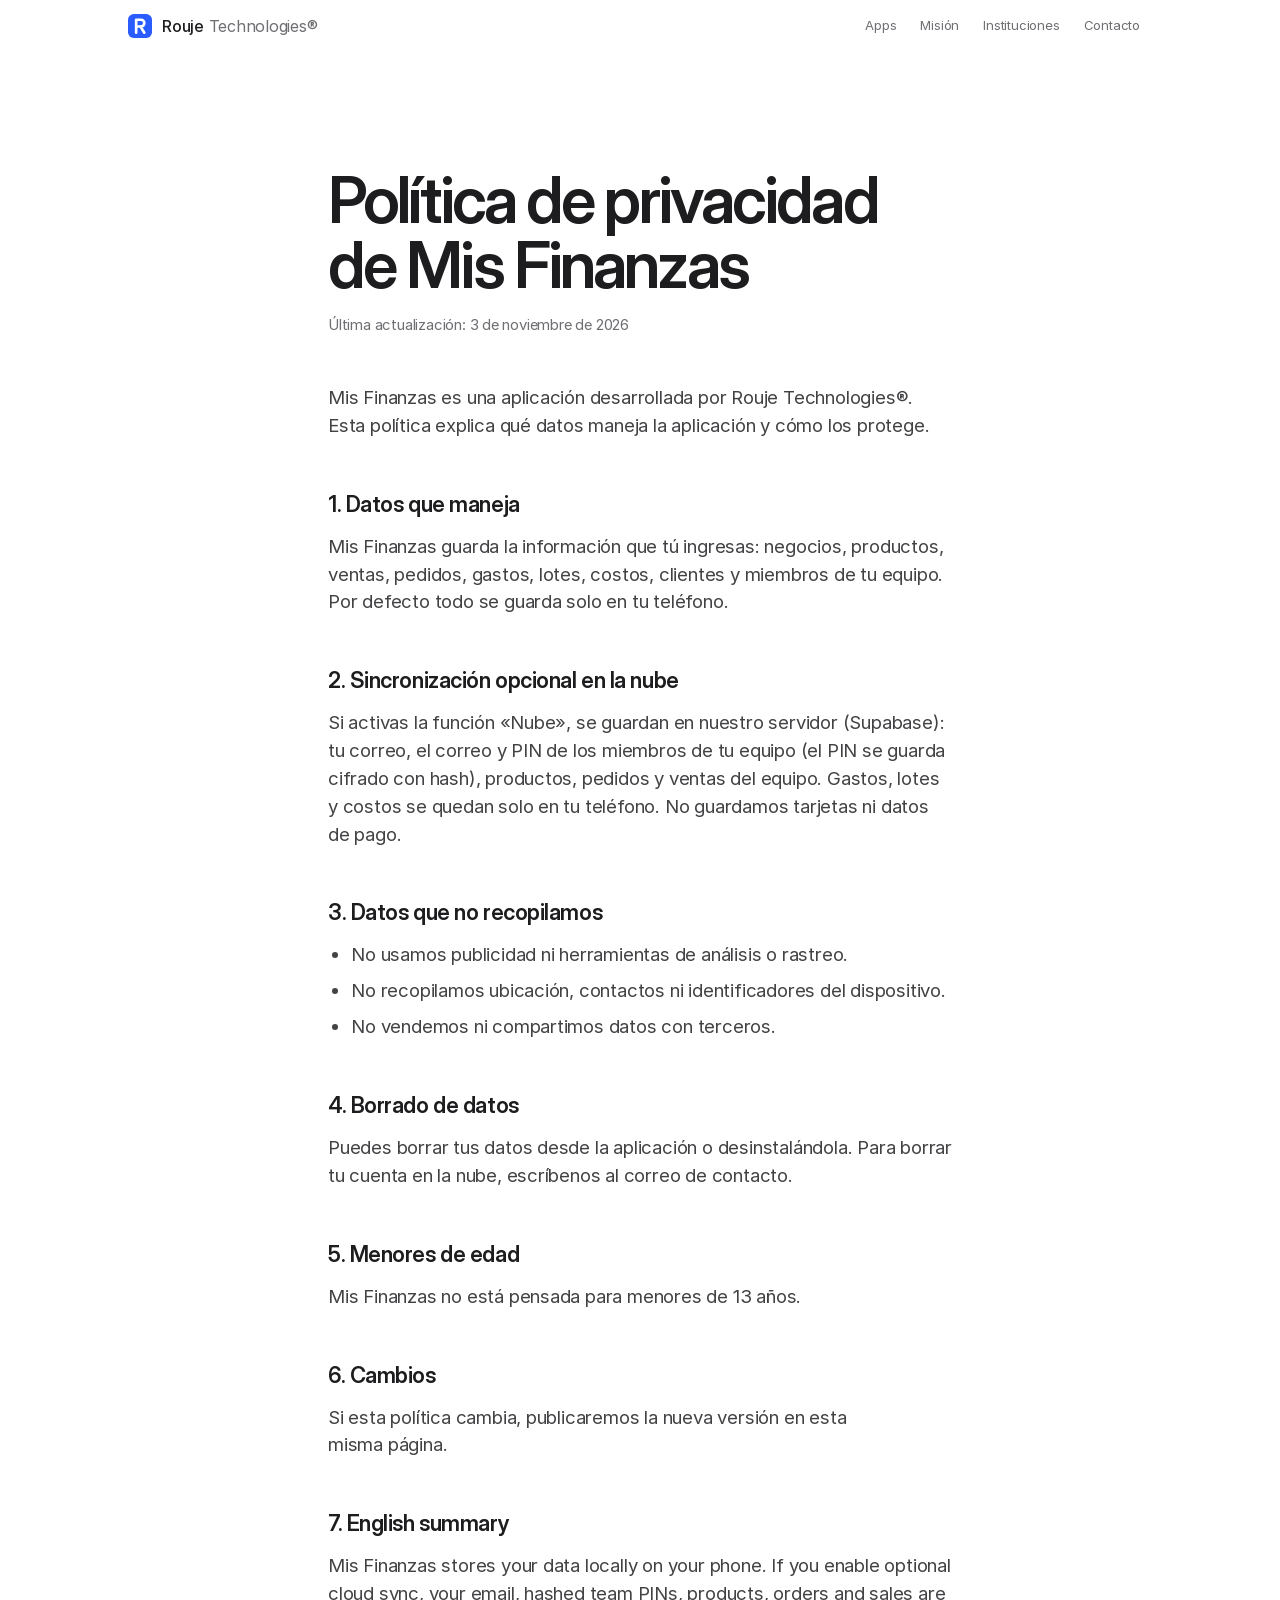
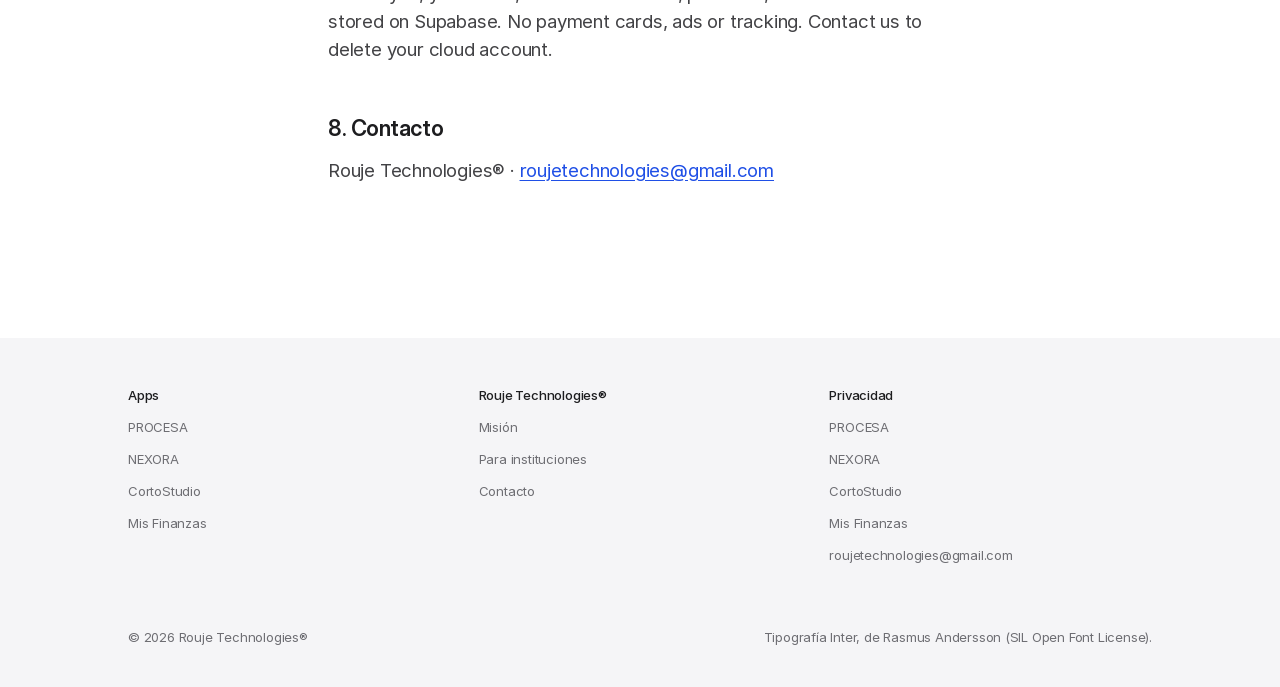
<file: privacidad-misfinanzas.html>
<!doctype html>
<html lang="es">
<head>
<meta charset="utf-8">
<meta name="viewport" content="width=device-width,initial-scale=1">
<title>Privacidad · Mis Finanzas · Rouje Technologies®</title>
<meta name="description" content="Política de privacidad de la app Mis Finanzas de Rouje Technologies®.">
<meta name="theme-color" content="#ffffff">
<link rel="icon" href="assets/favicon.svg" type="image/svg+xml">
<link rel="preload" href="assets/fonts/InterDisplay-SemiBold.woff2" as="font" type="font/woff2" crossorigin>
<link rel="stylesheet" href="assets/site.css">
</head>
<body>
<a class="skip" href="#main">Saltar al contenido</a>
<header class="bar"><div class="bar-in">
  <a class="mark" href="index.html#inicio" aria-label="Rouje Technologies®, inicio"><svg viewBox="0 0 100 100" aria-hidden="true"><rect width="100" height="100" rx="24" fill="#2b5cff"/><path d="M34 78V24h20a14 14 0 0 1 0 28H34M52 52l16 26" fill="none" stroke="#fff" stroke-width="11" stroke-linecap="round" stroke-linejoin="round"/></svg><span><b>Rouje</b> Technologies®</span></a>
  <nav aria-label="Principal"><a href="index.html#apps">Apps</a><a class="wide" href="index.html#mision">Misión</a><a class="wide" href="index.html#instituciones">Instituciones</a><a href="index.html#contacto">Contacto</a></nav>
</div></header>
<main id="main"><article class="legal">
<h1>Política de privacidad de Mis Finanzas</h1>
<p class="meta">Última actualización: 3 de noviembre de 2026</p>
<div class="legal-body">
<p>Mis Finanzas es una aplicación desarrollada por Rouje Technologies®. Esta política explica qué datos maneja la aplicación y cómo los protege.</p>
<h2>1. Datos que maneja</h2>
<p>Mis Finanzas guarda la información que tú ingresas: negocios, productos, ventas, pedidos, gastos, lotes, costos, clientes y miembros de tu equipo. Por defecto todo se guarda solo en tu teléfono.</p>
<h2>2. Sincronización opcional en la nube</h2>
<p>Si activas la función «Nube», se guardan en nuestro servidor (Supabase): tu correo, el correo y PIN de los miembros de tu equipo (el PIN se guarda cifrado con hash), productos, pedidos y ventas del equipo. Gastos, lotes y costos se quedan solo en tu teléfono. No guardamos tarjetas ni datos de pago.</p>
<h2>3. Datos que no recopilamos</h2>
<ul><li>No usamos publicidad ni herramientas de análisis o rastreo.</li><li>No recopilamos ubicación, contactos ni identificadores del dispositivo.</li><li>No vendemos ni compartimos datos con terceros.</li></ul>
<h2>4. Borrado de datos</h2>
<p>Puedes borrar tus datos desde la aplicación o desinstalándola. Para borrar tu cuenta en la nube, escríbenos al correo de contacto.</p>
<h2>5. Menores de edad</h2>
<p>Mis Finanzas no está pensada para menores de 13 años.</p>
<h2>6. Cambios</h2>
<p>Si esta política cambia, publicaremos la nueva versión en esta misma página.</p>
<h2>7. English summary</h2>
<p>Mis Finanzas stores your data locally on your phone. If you enable optional cloud sync, your email, hashed team PINs, products, orders and sales are stored on Supabase. No payment cards, ads or tracking. Contact us to delete your cloud account.</p>
<h2>8. Contacto</h2>
<p>Rouje Technologies® · <a href="mailto:roujetechnologies@gmail.com">roujetechnologies@gmail.com</a></p>
</div>
</article></main>
<footer class="foot"><div class="foot-in">
  <nav class="foot-cols" aria-label="Pie de página">
    <div><p>Apps</p><a href="index.html#procesa">PROCESA</a><a href="index.html#nexora">NEXORA</a><a href="index.html#cortostudio">CortoStudio</a><a href="index.html#misfinanzas">Mis Finanzas</a></div>
    <div><p>Rouje Technologies®</p><a href="index.html#mision">Misión</a><a href="index.html#instituciones">Para instituciones</a><a href="index.html#contacto">Contacto</a></div>
    <div><p>Privacidad</p><a href="privacidad-procesa.html">PROCESA</a><a href="privacidad-nexora.html">NEXORA</a><a href="privacidad-cortostudio.html">CortoStudio</a><a href="privacidad-misfinanzas.html">Mis Finanzas</a><a href="mailto:roujetechnologies@gmail.com">roujetechnologies@gmail.com</a></div>
  </nav>
  <p class="legal-line"><span>© 2026 Rouje Technologies®</span><span>Tipografía Inter, de Rasmus Andersson (SIL Open Font License).</span></p>
</div></footer>
</body>
</html>
</file>
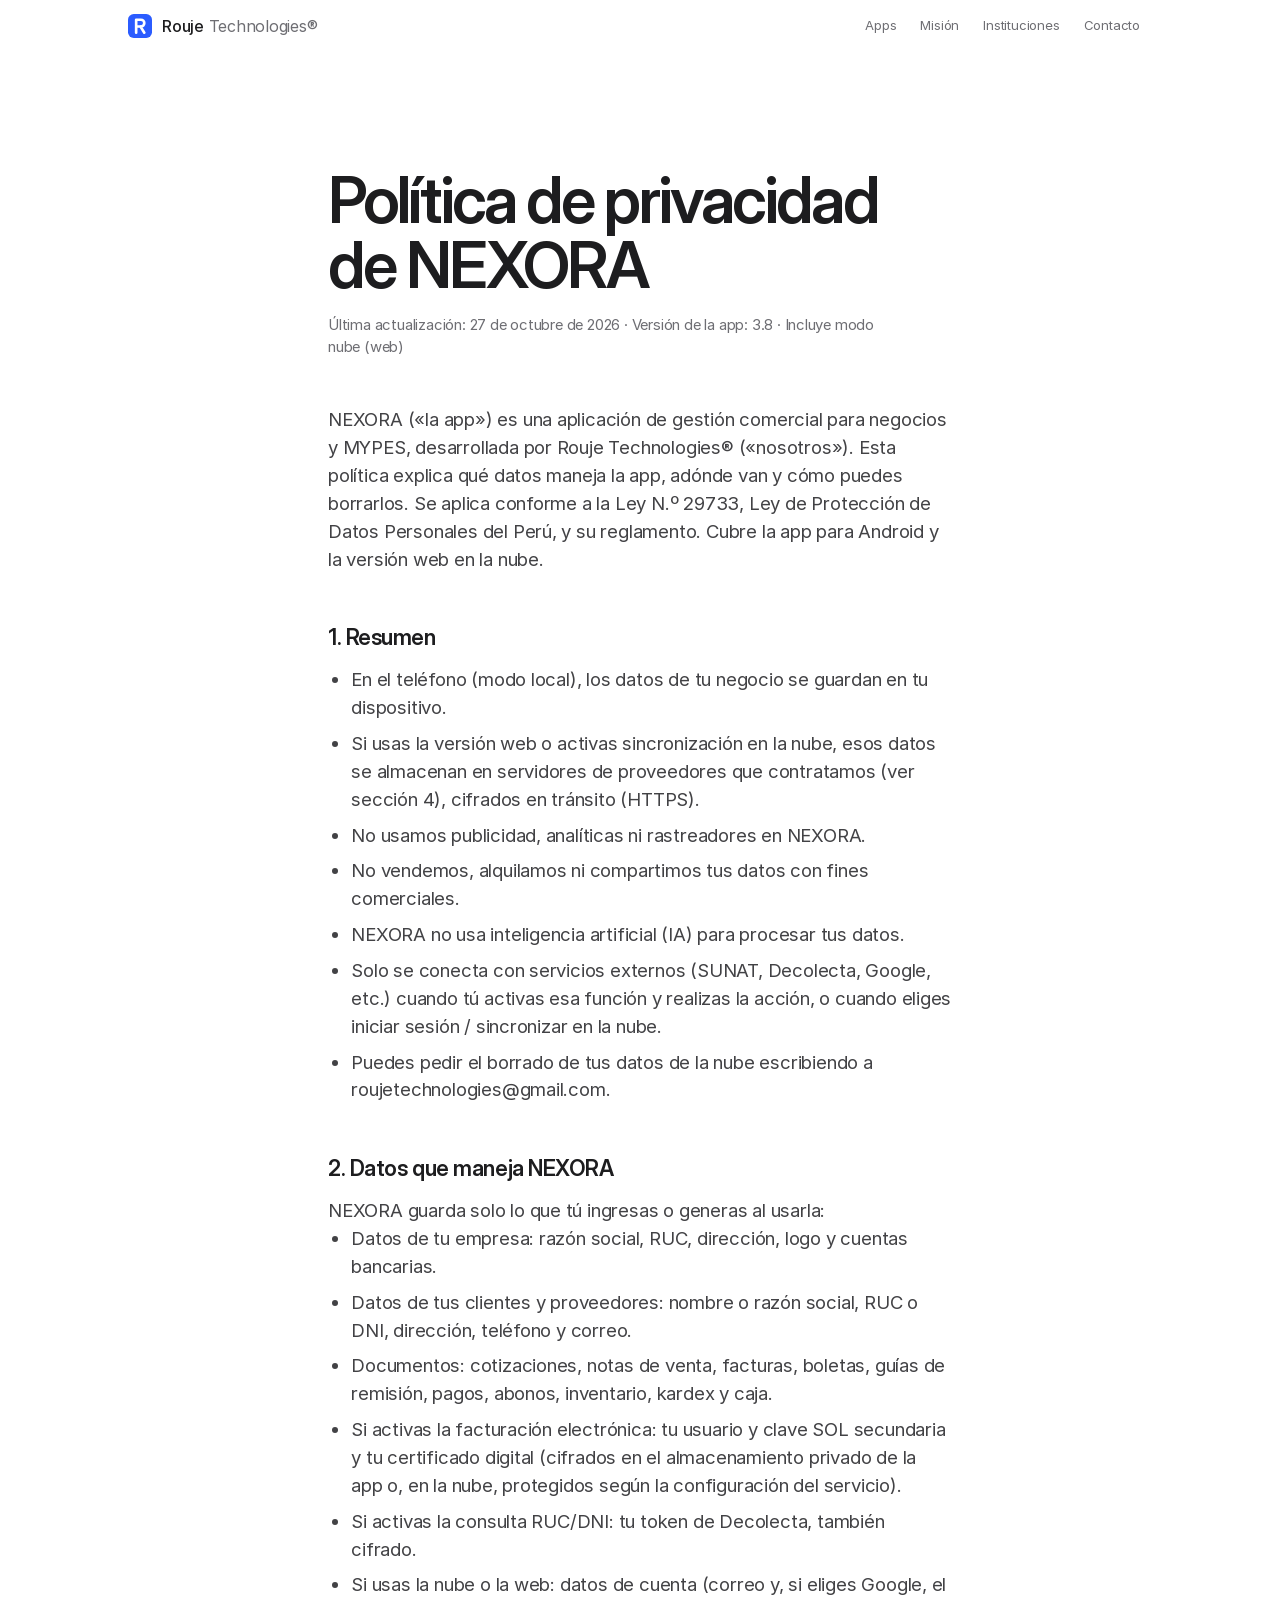
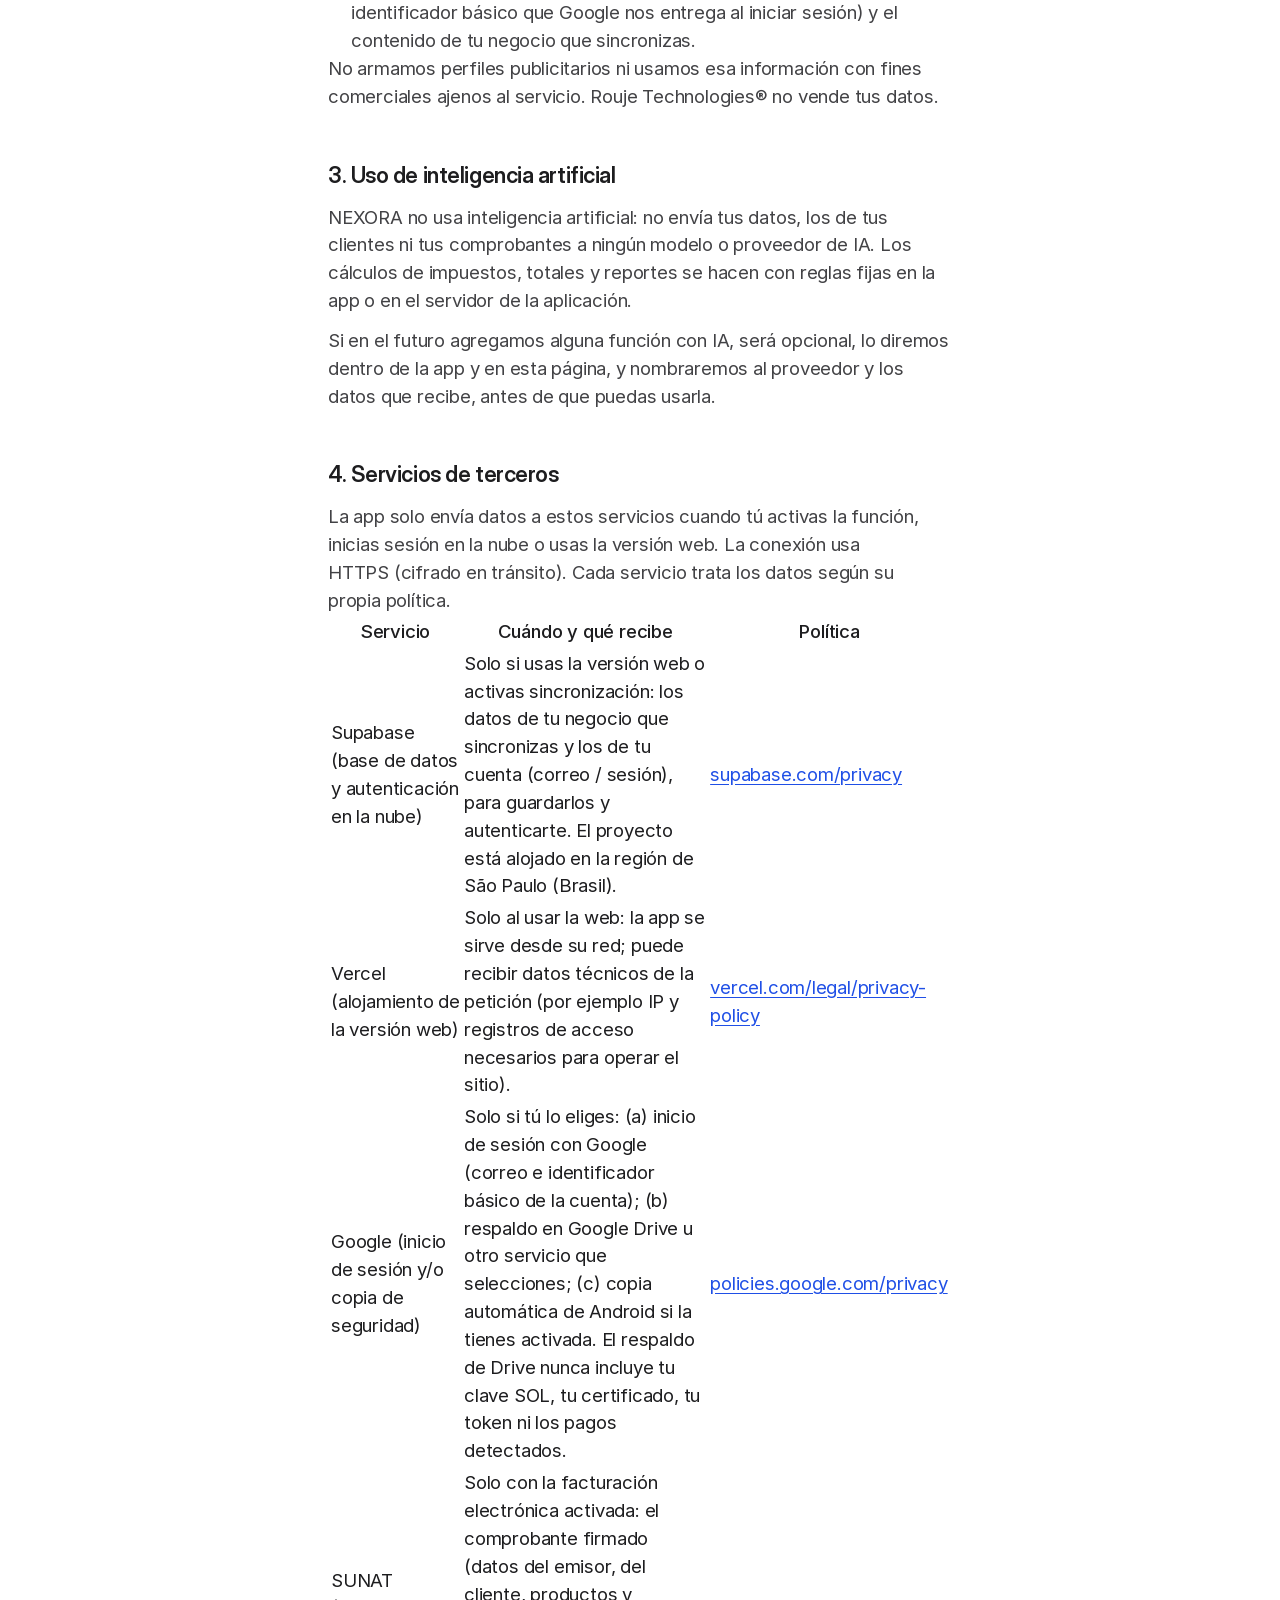
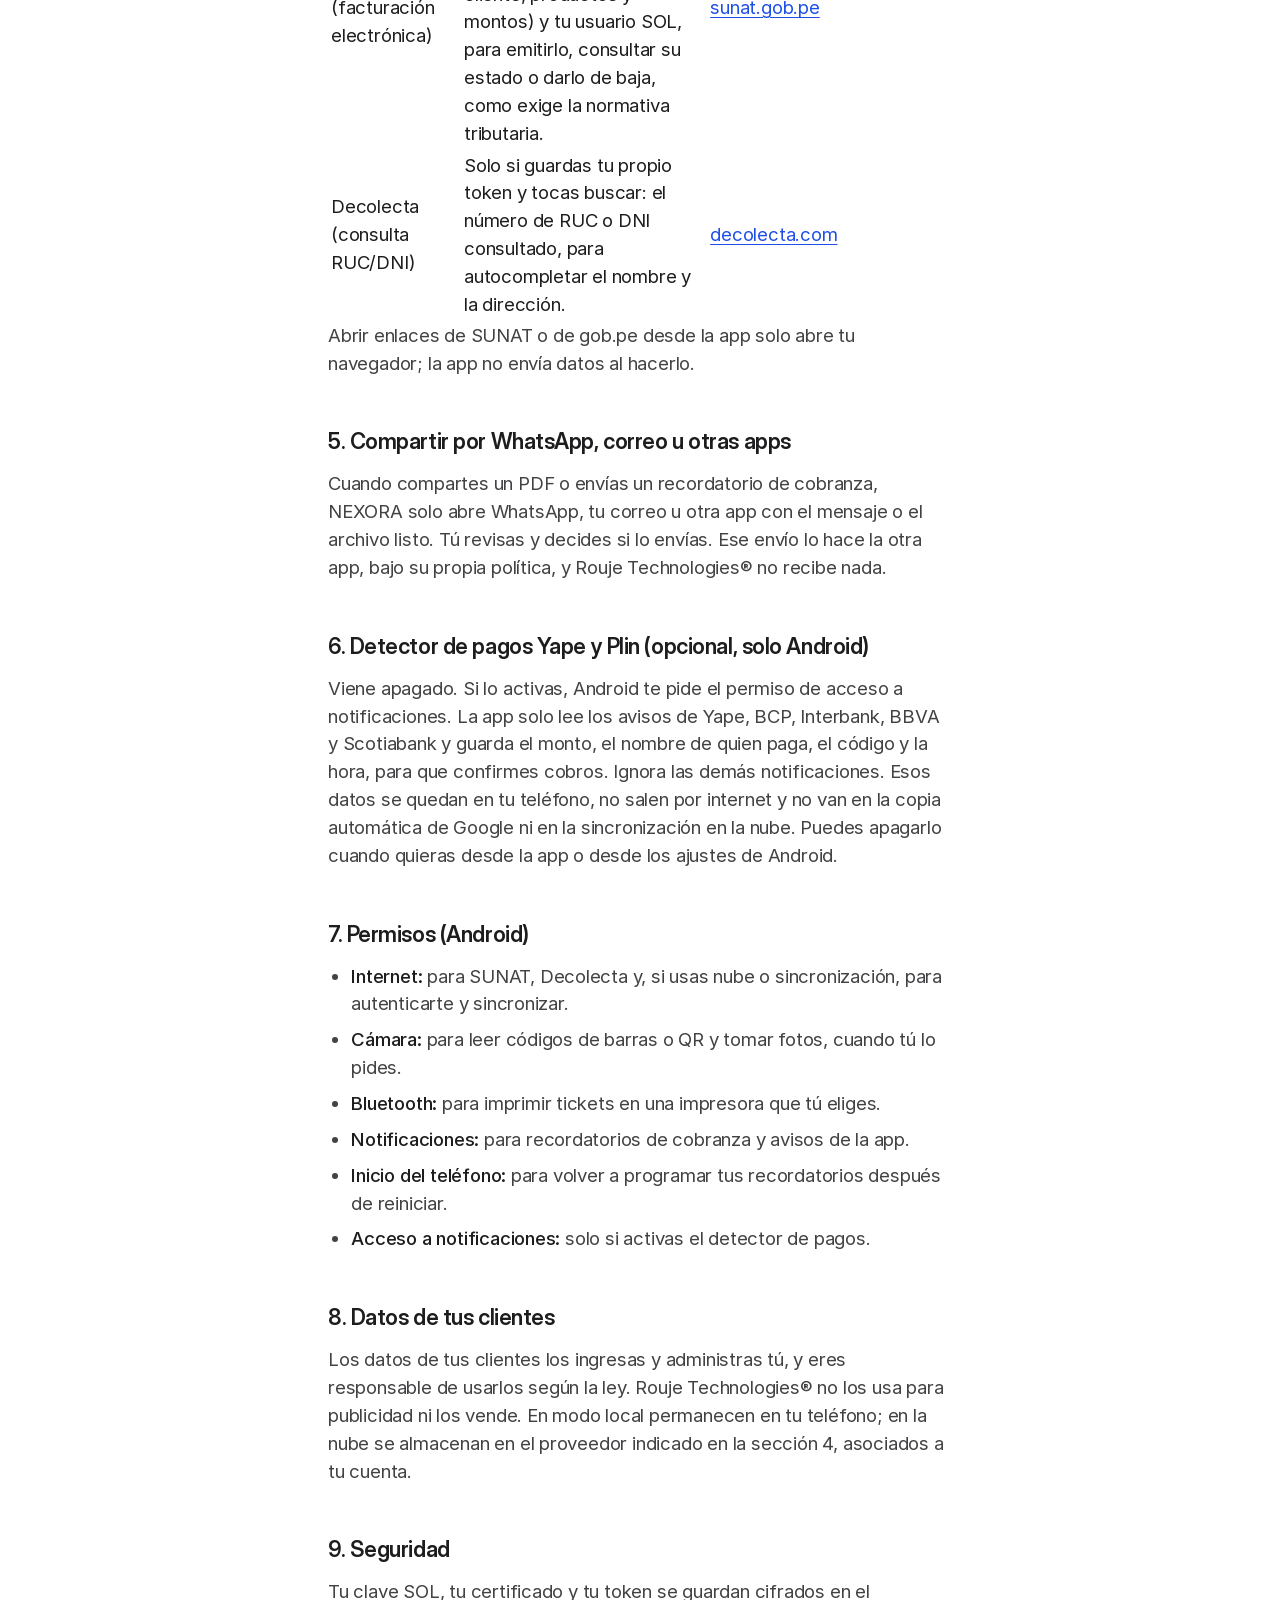
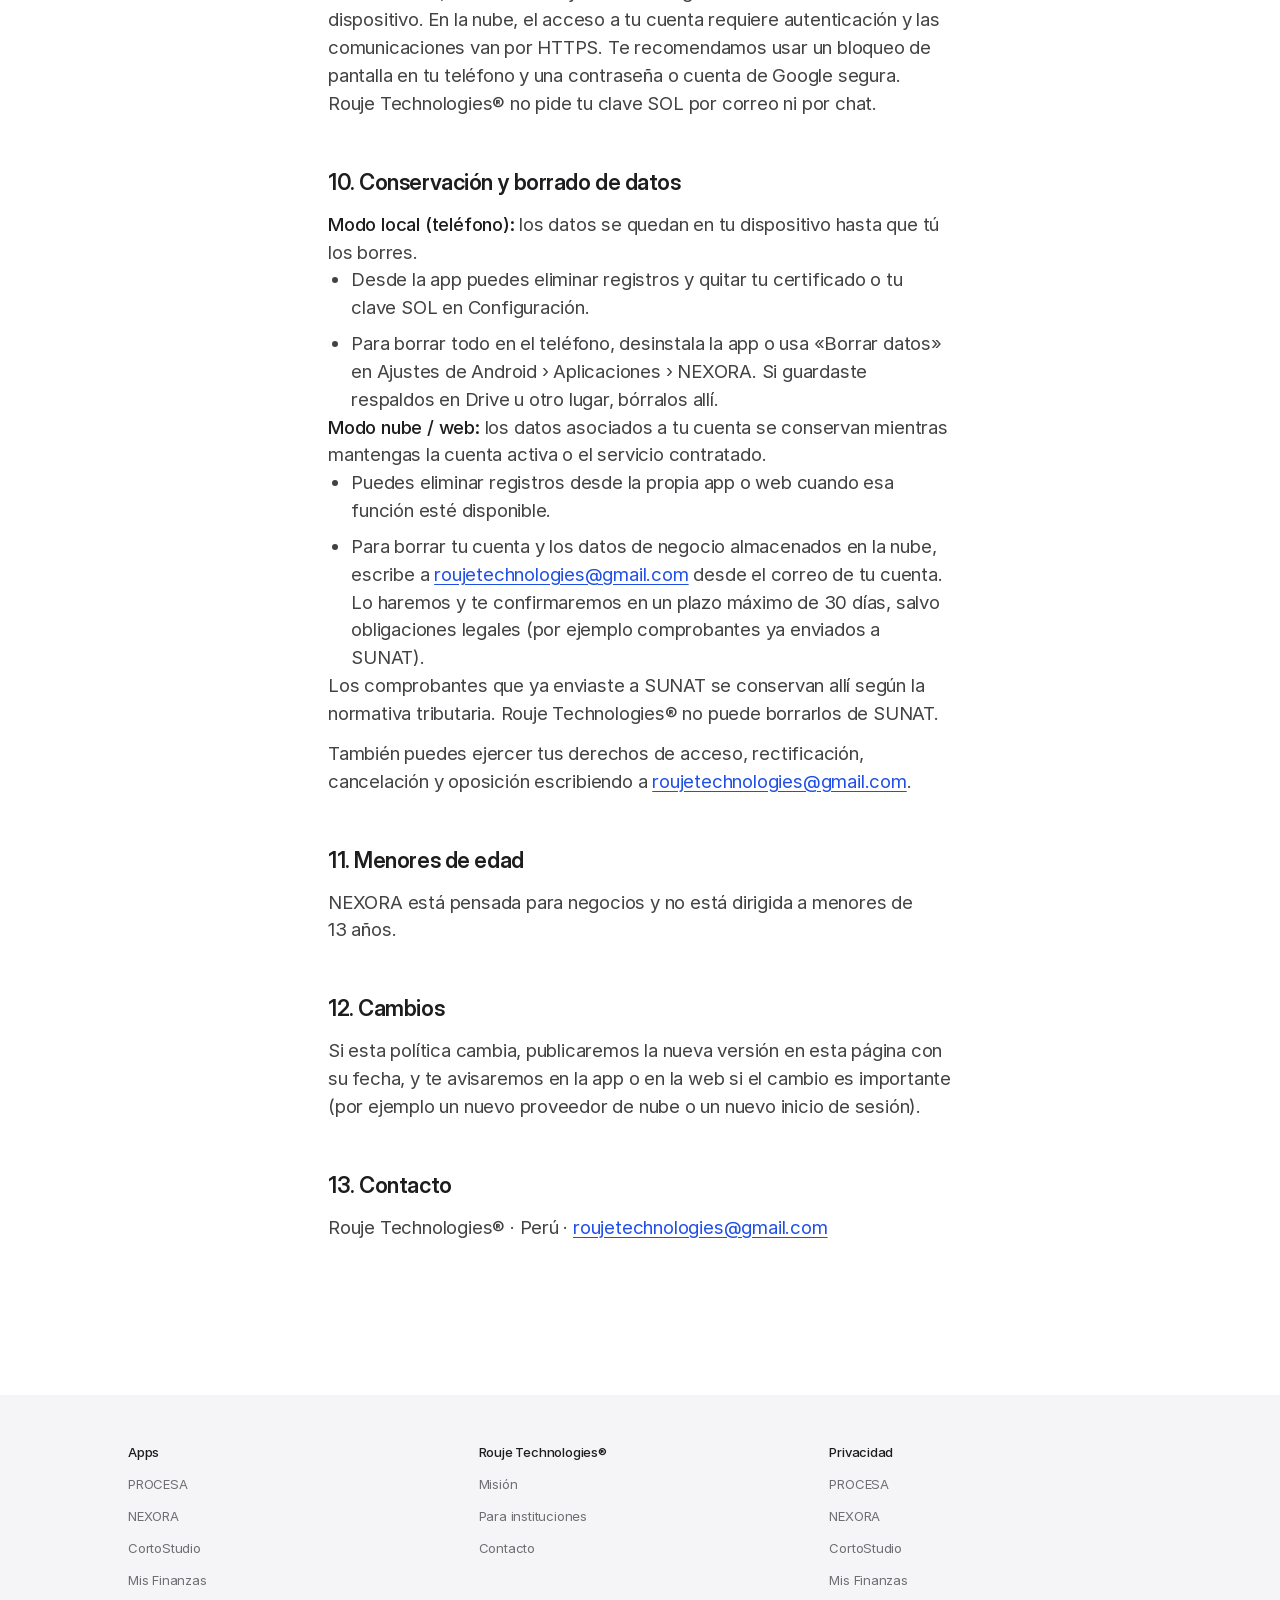
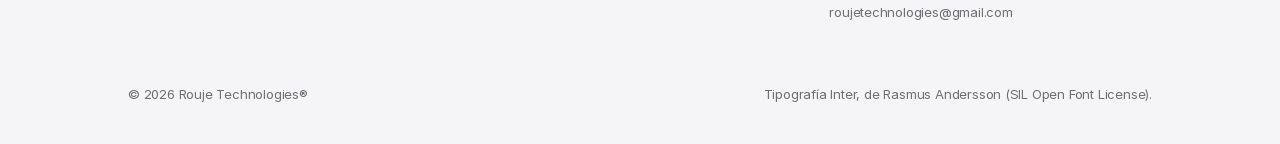
<file: privacidad-nexora.html>
<!doctype html>
<html lang="es">
<head>
<meta charset="utf-8">
<meta name="viewport" content="width=device-width,initial-scale=1">
<title>Política de privacidad · NEXORA · Rouje Technologies®</title>
<meta name="description" content="Política de privacidad de la app NEXORA de Rouje Technologies®.">
<meta name="theme-color" content="#ffffff">
<link rel="icon" href="assets/favicon.svg" type="image/svg+xml">
<link rel="preload" href="assets/fonts/InterDisplay-SemiBold.woff2" as="font" type="font/woff2" crossorigin>
<link rel="stylesheet" href="assets/site.css">
</head>
<body>
<a class="skip" href="#main">Saltar al contenido</a>
<header class="bar"><div class="bar-in">
  <a class="mark" href="index.html#inicio" aria-label="Rouje Technologies®, inicio"><svg viewBox="0 0 100 100" aria-hidden="true"><rect width="100" height="100" rx="24" fill="#2b5cff"/><path d="M34 78V24h20a14 14 0 0 1 0 28H34M52 52l16 26" fill="none" stroke="#fff" stroke-width="11" stroke-linecap="round" stroke-linejoin="round"/></svg><span><b>Rouje</b> Technologies®</span></a>
  <nav aria-label="Principal"><a href="index.html#apps">Apps</a><a class="wide" href="index.html#mision">Misión</a><a class="wide" href="index.html#instituciones">Instituciones</a><a href="index.html#contacto">Contacto</a></nav>
</div></header>
<main id="main"><article class="legal">
<h1>Política de privacidad de NEXORA</h1>
<p class="meta">Última actualización: 27 de octubre de 2026 · Versión de la app: 3.8 · Incluye modo nube (web)</p>
<div class="legal-body">
<p>NEXORA («la app») es una aplicación de gestión comercial para negocios y MYPES, desarrollada por Rouje Technologies® («nosotros»). Esta política explica qué datos maneja la app, adónde van y cómo puedes borrarlos. Se aplica conforme a la Ley N.º 29733, Ley de Protección de Datos Personales del Perú, y su reglamento. Cubre la app para Android y la versión web en la nube.</p>

<h2>1. Resumen</h2>
<ul>
<li>En el teléfono (modo local), los datos de tu negocio se guardan en tu dispositivo.</li>
<li>Si usas la versión web o activas sincronización en la nube, esos datos se almacenan en servidores de proveedores que contratamos (ver sección 4), cifrados en tránsito (HTTPS).</li>
<li>No usamos publicidad, analíticas ni rastreadores en NEXORA.</li>
<li>No vendemos, alquilamos ni compartimos tus datos con fines comerciales.</li>
<li>NEXORA no usa inteligencia artificial (IA) para procesar tus datos.</li>
<li>Solo se conecta con servicios externos (SUNAT, Decolecta, Google, etc.) cuando tú activas esa función y realizas la acción, o cuando eliges iniciar sesión / sincronizar en la nube.</li>
<li>Puedes pedir el borrado de tus datos de la nube escribiendo a roujetechnologies@gmail.com.</li>
</ul>

<h2>2. Datos que maneja NEXORA</h2>
<p>NEXORA guarda solo lo que tú ingresas o generas al usarla:</p>
<ul>
<li>Datos de tu empresa: razón social, RUC, dirección, logo y cuentas bancarias.</li>
<li>Datos de tus clientes y proveedores: nombre o razón social, RUC o DNI, dirección, teléfono y correo.</li>
<li>Documentos: cotizaciones, notas de venta, facturas, boletas, guías de remisión, pagos, abonos, inventario, kardex y caja.</li>
<li>Si activas la facturación electrónica: tu usuario y clave SOL secundaria y tu certificado digital (cifrados en el almacenamiento privado de la app o, en la nube, protegidos según la configuración del servicio).</li>
<li>Si activas la consulta RUC/DNI: tu token de Decolecta, también cifrado.</li>
<li>Si usas la nube o la web: datos de cuenta (correo y, si eliges Google, el identificador básico que Google nos entrega al iniciar sesión) y el contenido de tu negocio que sincronizas.</li>
</ul>
<p>No armamos perfiles publicitarios ni usamos esa información con fines comerciales ajenos al servicio. Rouje Technologies® no vende tus datos.</p>

<h2>3. Uso de inteligencia artificial</h2>
<p>NEXORA no usa inteligencia artificial: no envía tus datos, los de tus clientes ni tus comprobantes a ningún modelo o proveedor de IA. Los cálculos de impuestos, totales y reportes se hacen con reglas fijas en la app o en el servidor de la aplicación.</p>
<p>Si en el futuro agregamos alguna función con IA, será opcional, lo diremos dentro de la app y en esta página, y nombraremos al proveedor y los datos que recibe, antes de que puedas usarla.</p>

<h2>4. Servicios de terceros</h2>
<p>La app solo envía datos a estos servicios cuando tú activas la función, inicias sesión en la nube o usas la versión web. La conexión usa HTTPS (cifrado en tránsito). Cada servicio trata los datos según su propia política.</p>
<table>
 <tr><th>Servicio</th><th>Cuándo y qué recibe</th><th>Política</th></tr>
 <tr><td>Supabase (base de datos y autenticación en la nube)</td><td>Solo si usas la versión web o activas sincronización: los datos de tu negocio que sincronizas y los de tu cuenta (correo / sesión), para guardarlos y autenticarte. El proyecto está alojado en la región de São Paulo (Brasil).</td><td><a href="https://supabase.com/privacy">supabase.com/privacy</a></td></tr>
 <tr><td>Vercel (alojamiento de la versión web)</td><td>Solo al usar la web: la app se sirve desde su red; puede recibir datos técnicos de la petición (por ejemplo IP y registros de acceso necesarios para operar el sitio).</td><td><a href="https://vercel.com/legal/privacy-policy">vercel.com/legal/privacy-policy</a></td></tr>
 <tr><td>Google (inicio de sesión y/o copia de seguridad)</td><td>Solo si tú lo eliges: (a) inicio de sesión con Google (correo e identificador básico de la cuenta); (b) respaldo en Google Drive u otro servicio que selecciones; (c) copia automática de Android si la tienes activada. El respaldo de Drive nunca incluye tu clave SOL, tu certificado, tu token ni los pagos detectados.</td><td><a href="https://policies.google.com/privacy">policies.google.com/privacy</a></td></tr>
 <tr><td>SUNAT (facturación electrónica)</td><td>Solo con la facturación electrónica activada: el comprobante firmado (datos del emisor, del cliente, productos y montos) y tu usuario SOL, para emitirlo, consultar su estado o darlo de baja, como exige la normativa tributaria.</td><td><a href="https://www.sunat.gob.pe/">sunat.gob.pe</a></td></tr>
 <tr><td>Decolecta (consulta RUC/DNI)</td><td>Solo si guardas tu propio token y tocas buscar: el número de RUC o DNI consultado, para autocompletar el nombre y la dirección.</td><td><a href="https://decolecta.com/">decolecta.com</a></td></tr>
</table>
<p>Abrir enlaces de SUNAT o de gob.pe desde la app solo abre tu navegador; la app no envía datos al hacerlo.</p>

<h2>5. Compartir por WhatsApp, correo u otras apps</h2>
<p>Cuando compartes un PDF o envías un recordatorio de cobranza, NEXORA solo abre WhatsApp, tu correo u otra app con el mensaje o el archivo listo. Tú revisas y decides si lo envías. Ese envío lo hace la otra app, bajo su propia política, y Rouje Technologies® no recibe nada.</p>

<h2>6. Detector de pagos Yape y Plin (opcional, solo Android)</h2>
<p>Viene apagado. Si lo activas, Android te pide el permiso de acceso a notificaciones. La app solo lee los avisos de Yape, BCP, Interbank, BBVA y Scotiabank y guarda el monto, el nombre de quien paga, el código y la hora, para que confirmes cobros. Ignora las demás notificaciones. Esos datos se quedan en tu teléfono, no salen por internet y no van en la copia automática de Google ni en la sincronización en la nube. Puedes apagarlo cuando quieras desde la app o desde los ajustes de Android.</p>

<h2>7. Permisos (Android)</h2>
<ul>
<li><b>Internet:</b> para SUNAT, Decolecta y, si usas nube o sincronización, para autenticarte y sincronizar.</li>
<li><b>Cámara:</b> para leer códigos de barras o QR y tomar fotos, cuando tú lo pides.</li>
<li><b>Bluetooth:</b> para imprimir tickets en una impresora que tú eliges.</li>
<li><b>Notificaciones:</b> para recordatorios de cobranza y avisos de la app.</li>
<li><b>Inicio del teléfono:</b> para volver a programar tus recordatorios después de reiniciar.</li>
<li><b>Acceso a notificaciones:</b> solo si activas el detector de pagos.</li>
</ul>

<h2>8. Datos de tus clientes</h2>
<p>Los datos de tus clientes los ingresas y administras tú, y eres responsable de usarlos según la ley. Rouje Technologies® no los usa para publicidad ni los vende. En modo local permanecen en tu teléfono; en la nube se almacenan en el proveedor indicado en la sección 4, asociados a tu cuenta.</p>

<h2>9. Seguridad</h2>
<p>Tu clave SOL, tu certificado y tu token se guardan cifrados en el dispositivo. En la nube, el acceso a tu cuenta requiere autenticación y las comunicaciones van por HTTPS. Te recomendamos usar un bloqueo de pantalla en tu teléfono y una contraseña o cuenta de Google segura. Rouje Technologies® no pide tu clave SOL por correo ni por chat.</p>

<h2>10. Conservación y borrado de datos</h2>
<p><b>Modo local (teléfono):</b> los datos se quedan en tu dispositivo hasta que tú los borres.</p>
<ul>
<li>Desde la app puedes eliminar registros y quitar tu certificado o tu clave SOL en Configuración.</li>
<li>Para borrar todo en el teléfono, desinstala la app o usa «Borrar datos» en Ajustes de Android › Aplicaciones › NEXORA. Si guardaste respaldos en Drive u otro lugar, bórralos allí.</li>
</ul>
<p><b>Modo nube / web:</b> los datos asociados a tu cuenta se conservan mientras mantengas la cuenta activa o el servicio contratado.</p>
<ul>
<li>Puedes eliminar registros desde la propia app o web cuando esa función esté disponible.</li>
<li>Para borrar tu cuenta y los datos de negocio almacenados en la nube, escribe a <a href="mailto:roujetechnologies@gmail.com">roujetechnologies@gmail.com</a> desde el correo de tu cuenta. Lo haremos y te confirmaremos en un plazo máximo de 30 días, salvo obligaciones legales (por ejemplo comprobantes ya enviados a SUNAT).</li>
</ul>
<p>Los comprobantes que ya enviaste a SUNAT se conservan allí según la normativa tributaria. Rouje Technologies® no puede borrarlos de SUNAT.</p>
<p>También puedes ejercer tus derechos de acceso, rectificación, cancelación y oposición escribiendo a <a href="mailto:roujetechnologies@gmail.com">roujetechnologies@gmail.com</a>.</p>

<h2>11. Menores de edad</h2>
<p>NEXORA está pensada para negocios y no está dirigida a menores de 13 años.</p>

<h2>12. Cambios</h2>
<p>Si esta política cambia, publicaremos la nueva versión en esta página con su fecha, y te avisaremos en la app o en la web si el cambio es importante (por ejemplo un nuevo proveedor de nube o un nuevo inicio de sesión).</p>

<h2>13. Contacto</h2>
<p>Rouje Technologies® · Perú · <a href="mailto:roujetechnologies@gmail.com">roujetechnologies@gmail.com</a></p>
</div>
</article></main>
<footer class="foot"><div class="foot-in">
  <nav class="foot-cols" aria-label="Pie de página">
    <div><p>Apps</p><a href="index.html#procesa">PROCESA</a><a href="index.html#nexora">NEXORA</a><a href="index.html#cortostudio">CortoStudio</a><a href="index.html#misfinanzas">Mis Finanzas</a></div>
    <div><p>Rouje Technologies®</p><a href="index.html#mision">Misión</a><a href="index.html#instituciones">Para instituciones</a><a href="index.html#contacto">Contacto</a></div>
    <div><p>Privacidad</p><a href="privacidad-procesa.html">PROCESA</a><a href="privacidad-nexora.html">NEXORA</a><a href="privacidad-cortostudio.html">CortoStudio</a><a href="privacidad-misfinanzas.html">Mis Finanzas</a><a href="mailto:roujetechnologies@gmail.com">roujetechnologies@gmail.com</a></div>
  </nav>
  <p class="legal-line"><span>© 2026 Rouje Technologies®</span><span>Tipografía Inter, de Rasmus Andersson (SIL Open Font License).</span></p>
</div></footer>
</body>
</html>
</file>
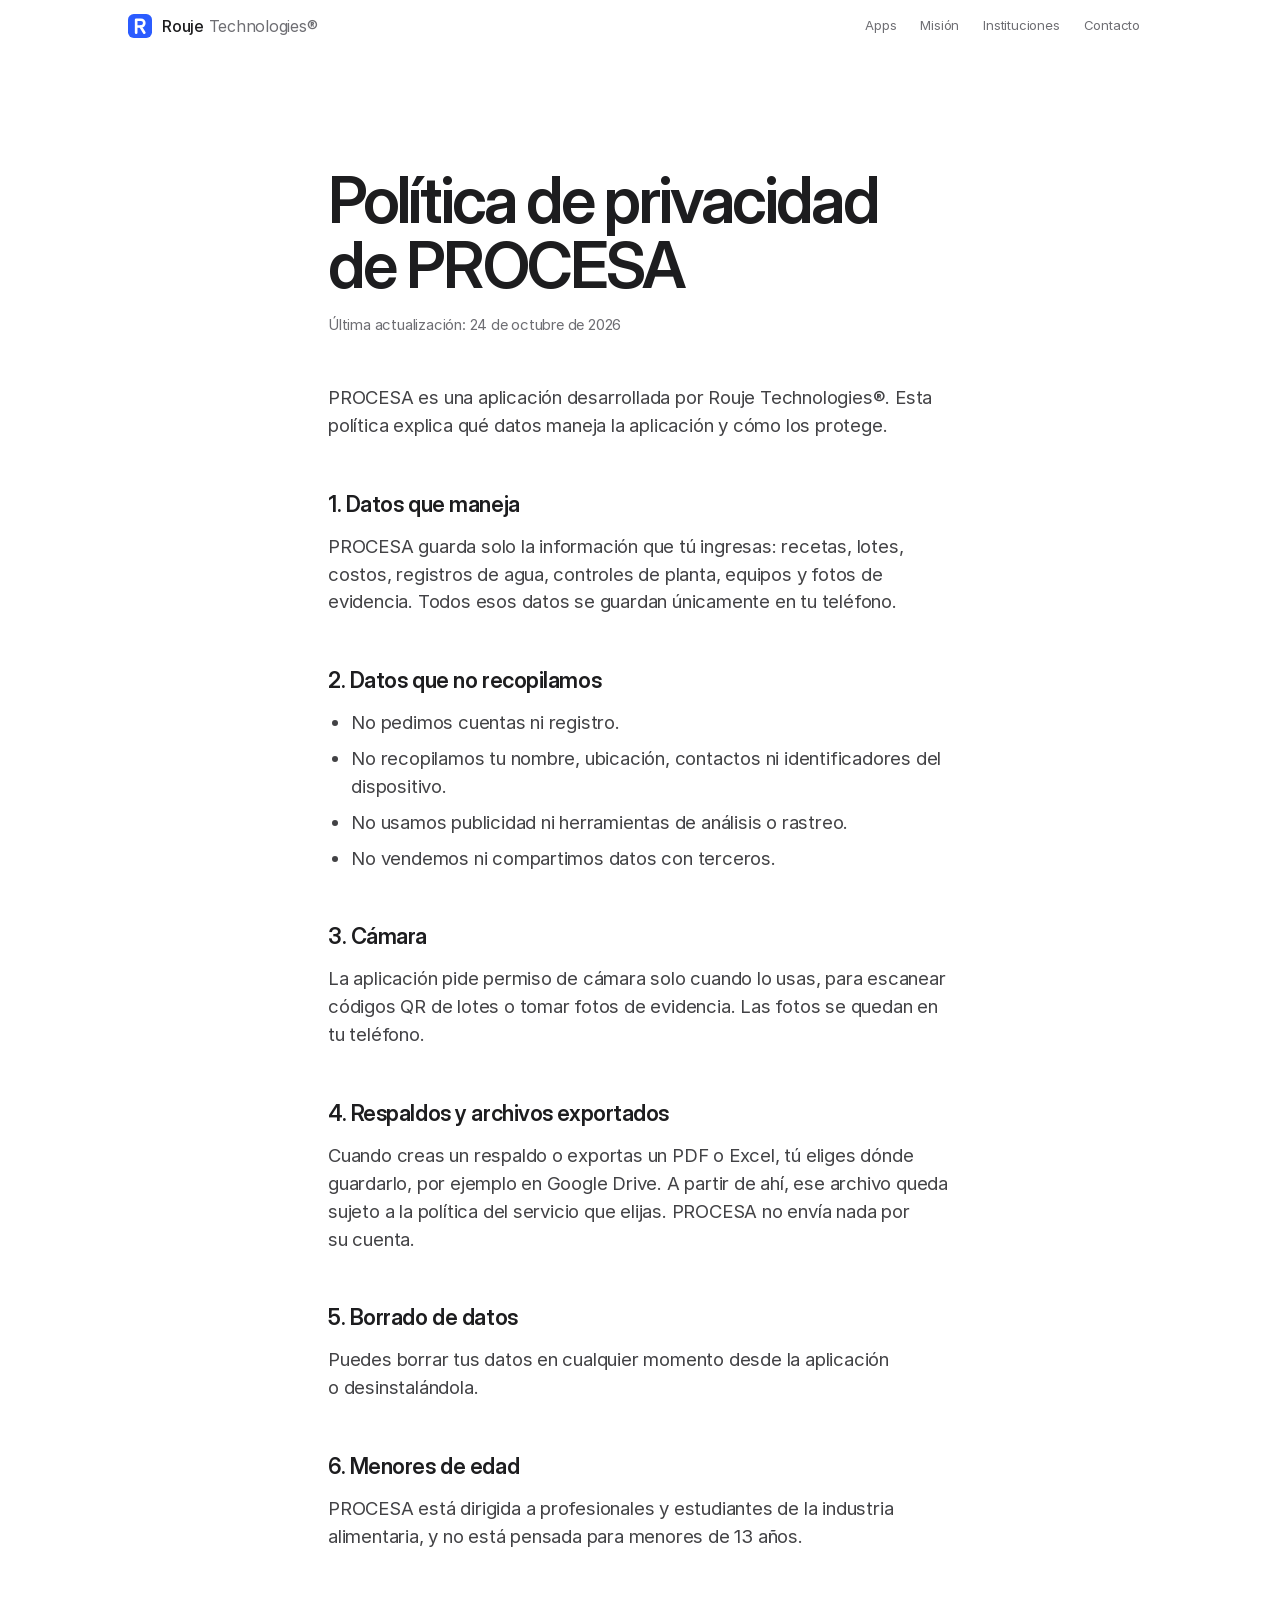
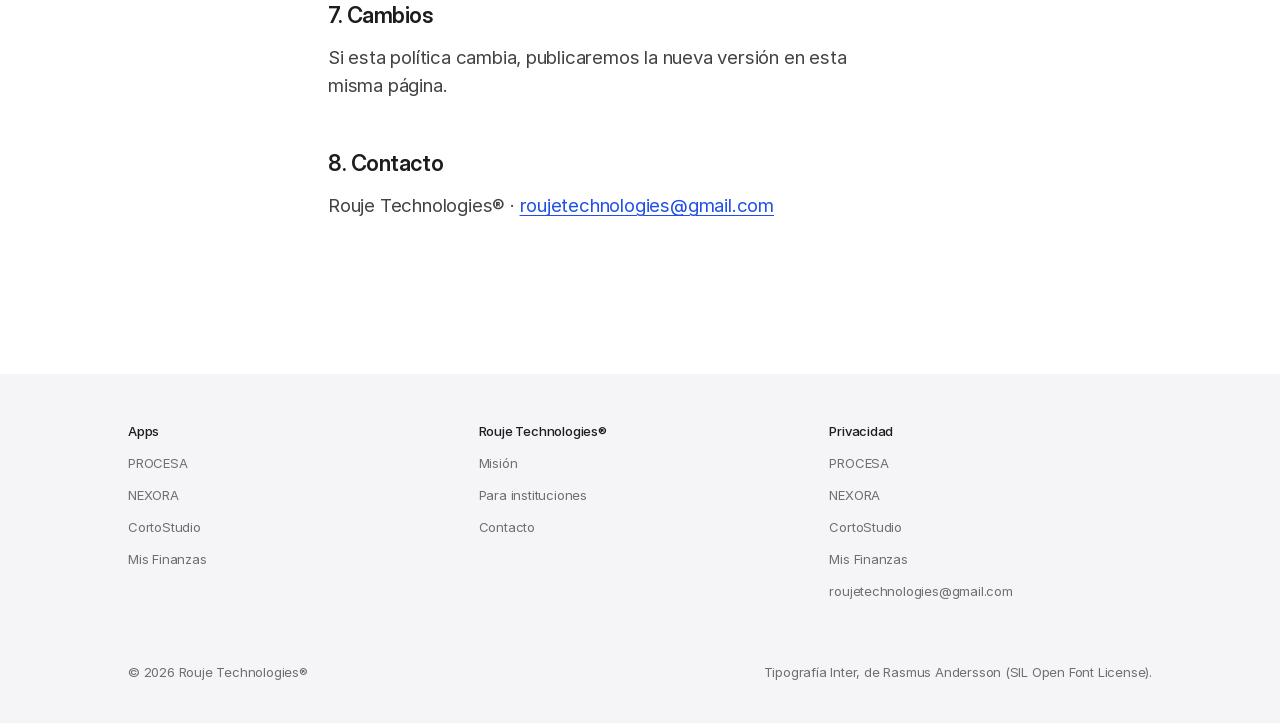
<file: privacidad-procesa.html>
<!doctype html>
<html lang="es">
<head>
<meta charset="utf-8">
<meta name="viewport" content="width=device-width,initial-scale=1">
<title>Política de privacidad · PROCESA · Rouje Technologies®</title>
<meta name="description" content="Política de privacidad de la app PROCESA de Rouje Technologies®.">
<meta name="theme-color" content="#ffffff">
<link rel="icon" href="assets/favicon.svg" type="image/svg+xml">
<link rel="preload" href="assets/fonts/InterDisplay-SemiBold.woff2" as="font" type="font/woff2" crossorigin>
<link rel="stylesheet" href="assets/site.css">
</head>
<body>
<a class="skip" href="#main">Saltar al contenido</a>
<header class="bar"><div class="bar-in">
  <a class="mark" href="index.html#inicio" aria-label="Rouje Technologies®, inicio"><svg viewBox="0 0 100 100" aria-hidden="true"><rect width="100" height="100" rx="24" fill="#2b5cff"/><path d="M34 78V24h20a14 14 0 0 1 0 28H34M52 52l16 26" fill="none" stroke="#fff" stroke-width="11" stroke-linecap="round" stroke-linejoin="round"/></svg><span><b>Rouje</b> Technologies®</span></a>
  <nav aria-label="Principal"><a href="index.html#apps">Apps</a><a class="wide" href="index.html#mision">Misión</a><a class="wide" href="index.html#instituciones">Instituciones</a><a href="index.html#contacto">Contacto</a></nav>
</div></header>
<main id="main"><article class="legal">
<h1>Política de privacidad de PROCESA</h1>
<p class="meta">Última actualización: 24 de octubre de 2026</p>
<div class="legal-body">
<p>PROCESA es una aplicación desarrollada por Rouje Technologies®. Esta política explica qué datos maneja la aplicación y cómo los protege.</p>

<h2>1. Datos que maneja</h2>
<p>PROCESA guarda solo la información que tú ingresas: recetas, lotes, costos, registros de agua, controles de planta, equipos y fotos de evidencia. Todos esos datos se guardan únicamente en tu teléfono.</p>

<h2>2. Datos que no recopilamos</h2>
<ul>
<li>No pedimos cuentas ni registro.</li>
<li>No recopilamos tu nombre, ubicación, contactos ni identificadores del dispositivo.</li>
<li>No usamos publicidad ni herramientas de análisis o rastreo.</li>
<li>No vendemos ni compartimos datos con terceros.</li>
</ul>

<h2>3. Cámara</h2>
<p>La aplicación pide permiso de cámara solo cuando lo usas, para escanear códigos QR de lotes o tomar fotos de evidencia. Las fotos se quedan en tu teléfono.</p>

<h2>4. Respaldos y archivos exportados</h2>
<p>Cuando creas un respaldo o exportas un PDF o Excel, tú eliges dónde guardarlo, por ejemplo en Google Drive. A partir de ahí, ese archivo queda sujeto a la política del servicio que elijas. PROCESA no envía nada por su cuenta.</p>

<h2>5. Borrado de datos</h2>
<p>Puedes borrar tus datos en cualquier momento desde la aplicación o desinstalándola.</p>

<h2>6. Menores de edad</h2>
<p>PROCESA está dirigida a profesionales y estudiantes de la industria alimentaria, y no está pensada para menores de 13 años.</p>

<h2>7. Cambios</h2>
<p>Si esta política cambia, publicaremos la nueva versión en esta misma página.</p>

<h2>8. Contacto</h2>
<p>Rouje Technologies® · <a href="mailto:roujetechnologies@gmail.com">roujetechnologies@gmail.com</a></p>
</div>
</article></main>
<footer class="foot"><div class="foot-in">
  <nav class="foot-cols" aria-label="Pie de página">
    <div><p>Apps</p><a href="index.html#procesa">PROCESA</a><a href="index.html#nexora">NEXORA</a><a href="index.html#cortostudio">CortoStudio</a><a href="index.html#misfinanzas">Mis Finanzas</a></div>
    <div><p>Rouje Technologies®</p><a href="index.html#mision">Misión</a><a href="index.html#instituciones">Para instituciones</a><a href="index.html#contacto">Contacto</a></div>
    <div><p>Privacidad</p><a href="privacidad-procesa.html">PROCESA</a><a href="privacidad-nexora.html">NEXORA</a><a href="privacidad-cortostudio.html">CortoStudio</a><a href="privacidad-misfinanzas.html">Mis Finanzas</a><a href="mailto:roujetechnologies@gmail.com">roujetechnologies@gmail.com</a></div>
  </nav>
  <p class="legal-line"><span>© 2026 Rouje Technologies®</span><span>Tipografía Inter, de Rasmus Andersson (SIL Open Font License).</span></p>
</div></footer>
</body>
</html>
</file>
<file: assets/site.css>
/* Rouje Technologies® v3 — white, sparse, electric-blue accent. No build step. */
@font-face { font-family: "Inter"; src: url("fonts/Inter-Regular.woff2") format("woff2"); font-weight: 400; font-display: swap; }
@font-face { font-family: "Inter"; src: url("fonts/Inter-Medium.woff2") format("woff2"); font-weight: 500 600; font-display: swap; }
@font-face { font-family: "Inter Display"; src: url("fonts/InterDisplay-SemiBold.woff2") format("woff2"); font-weight: 600; font-display: swap; }
@view-transition { navigation: auto; }

:root {
  --bg: #ffffff;
  --tone: #f5f5f7;
  --ink: #1d1d1f;
  --ink-2: #6e6e73;
  --dot-off: #d2d2d7;
  --accent: #2b5cff; --accent-hover: #1f4fe6; --accent-text: #1f4fe6;
  --display: "Inter Display", "SF Pro Display", -apple-system, system-ui, sans-serif;
  --text: "Inter", "SF Pro Text", -apple-system, system-ui, sans-serif;
  --step-small: clamp(.875rem, .85rem + .1vw, .9375rem);
  --step-body: clamp(1.0625rem, 1rem + .2vw, 1.1875rem);
  --step-lead: clamp(1.125rem, .95rem + .8vw, 1.75rem);
  --step-head: clamp(3rem, 1.2rem + 6vw, 6rem);
  --step-display: clamp(3.25rem, 1rem + 7.4vw, 7.5rem);
  --edge: clamp(20px, 4vw, 48px);
  --max: 1120px;
  --ease: cubic-bezier(.16, 1, .3, 1);
}
*, *::before, *::after { box-sizing: border-box; }
html { -webkit-text-size-adjust: 100%; scroll-behavior: smooth; scroll-padding-top: 64px; }
@media (prefers-reduced-motion: reduce) { html { scroll-behavior: auto; } }
body { margin: 0; background: var(--bg); color: var(--ink); font: 400 var(--step-body)/1.5 var(--text); letter-spacing: -.011em; -webkit-font-smoothing: antialiased; overflow-x: clip; }
img { display: block; max-width: 100%; height: auto; }
a { color: inherit; }
h1, h2, h3 { font-family: var(--display); font-weight: 600; margin: 0; text-wrap: balance; }
p { margin: 0; text-wrap: pretty; }
ul { list-style: none; margin: 0; padding: 0; }
:focus-visible { outline: 3px solid var(--accent); outline-offset: 3px; border-radius: 6px; }
.sr { position: absolute; width: 1px; height: 1px; overflow: hidden; clip-path: inset(50%); white-space: nowrap; }
.skip { position: absolute; left: 12px; top: -80px; z-index: 30; background: var(--ink); color: #fff; padding: 12px 16px; border-radius: 10px; }
.skip:focus { top: 12px; }
.tone { background: var(--tone); }

/* header: one quiet line, frosted on scroll */
.bar { position: sticky; top: 0; z-index: 20; background: rgb(255 255 255 / .82); backdrop-filter: saturate(180%) blur(20px); -webkit-backdrop-filter: saturate(180%) blur(20px); }
.bar-in { max-width: var(--max); margin: 0 auto; padding: 4px var(--edge); display: flex; align-items: center; justify-content: space-between; gap: 16px; }
.mark { display: inline-flex; align-items: center; gap: 10px; min-height: 44px; text-decoration: none; font-size: 1rem; letter-spacing: -.015em; color: var(--ink-2); white-space: nowrap; }
.mark svg { width: 24px; height: 24px; flex: none; }
.mark b { font-weight: 600; color: var(--ink); }
.bar nav { display: flex; }
.bar nav a { display: inline-flex; align-items: center; min-height: 44px; padding: 0 12px; font-size: .8125rem; color: var(--ink-2); text-decoration: none; transition: color .2s; }
.bar nav a:hover { color: var(--ink); }
@media (max-width: 699px) { .bar nav .wide { display: none; } .bar nav a { padding: 0 8px; } }

/* buttons and links */
.cta { display: flex; flex-wrap: wrap; align-items: center; justify-content: center; gap: 12px 32px; }
.btn { all: unset; box-sizing: border-box; cursor: pointer; display: inline-flex; align-items: center; justify-content: center; min-height: 48px; padding: 0 26px; border-radius: 980px; background: var(--accent); color: #fff; font-weight: 500; font-size: 1.0625rem; transition: background-color .2s, transform .3s var(--ease); }
.btn:hover { background: var(--accent-hover); }
.btn:active { transform: scale(.97); }
.btn:focus-visible { outline: 3px solid var(--accent); outline-offset: 3px; }
.more { display: inline-flex; align-items: center; gap: 4px; min-height: 44px; color: var(--accent-text); text-decoration: none; font-weight: 500; font-size: 1.0625rem; }
.more::after { content: "›"; font-size: 1.25em; line-height: 1; transition: translate .3s var(--ease); }
.more:hover::after { translate: 3px 0; }

/* phone frame: an Android handset drawn in CSS around a real screenshot */
.phone { --w: 260px; position: relative; width: var(--w); aspect-ratio: 1080 / 2340; margin: 0; padding: calc(var(--w) * .028); border-radius: calc(var(--w) * .135); background: #101012; box-shadow: inset 0 0 0 1.5px #3a3a3c; flex: none; } /* taste-skill-ignore: inset ring is the handset's metal edge, not a drop shadow */
.phone::before { content: ""; position: absolute; right: calc(var(--w) * -.012); top: 22%; width: calc(var(--w) * .012); height: 11%; border-radius: 0 3px 3px 0; background: #2c2c2e; }
.phone::after { content: ""; position: absolute; left: 50%; top: calc(var(--w) * .052); width: calc(var(--w) * .042); aspect-ratio: 1; translate: -50% 0; border-radius: 50%; background: #000; box-shadow: 0 0 0 2px #1c1c1e; } /* taste-skill-ignore: camera ring */
.phone img { width: 100%; height: 100%; object-fit: cover; object-position: top; border-radius: calc(var(--w) * .108); background: #fff; }
/* hero */
.hero { max-width: 1100px; margin: 0 auto; padding: clamp(64px, 8vw, 104px) var(--edge) 0; text-align: center; }
.hero h1 { font-size: var(--step-display); line-height: .96; letter-spacing: -.055em; max-width: 11ch; margin: 0 auto; }
.hero h1 .dot { color: var(--accent); }
.hero .lead { font-size: var(--step-lead); line-height: 1.38; letter-spacing: -.02em; max-width: 32ch; margin: clamp(24px, 3vw, 36px) auto 0; color: var(--ink-2); }
.hero .cta { margin-top: clamp(32px, 4vw, 48px); }
.stage { display: flex; justify-content: center; align-items: flex-end; margin-top: clamp(64px, 7vw, 88px); }
.stage .phone { z-index: 1; }
@media (min-width: 900px) and (max-height: 920px) { .hero { padding-top: 44px; } .hero h1 { font-size: min(var(--step-display), 14.5vh); } .hero .lead { margin-top: 20px; } .stage { margin-top: 44px; } }
.stage .front { --w: clamp(200px, 52vw, 300px); z-index: 2; }
.stage .back, .stage .far { --w: clamp(132px, 36vw, 236px); margin-bottom: clamp(20px, 3vw, 36px); }
.stage .back { margin-right: calc(var(--w) * -.46); }
.stage .far { margin-left: calc(var(--w) * -.46); }
.stage .edge { --w: clamp(104px, 28vw, 190px); margin-bottom: clamp(40px, 6vw, 72px); margin-right: calc(var(--w) * -.4); z-index: 0; }

/* the three apps, equal */
.trio { max-width: 880px; margin: 0 auto; padding: clamp(80px, 10vw, 128px) var(--edge) clamp(96px, 12vw, 152px); }
.trio ul { display: grid; grid-template-columns: repeat(3, 1fr); gap: clamp(12px, 4vw, 56px); }
.trio a { display: grid; justify-items: center; text-align: center; gap: 6px; padding: 8px 4px; text-decoration: none; border-radius: 16px; }
.trio img { width: 56px; height: 56px; border-radius: 14px; margin-bottom: 10px; }
.trio b { font-size: 1.0625rem; font-weight: 600; letter-spacing: -.02em; transition: color .2s; }
.trio span { font-size: .9375rem; color: var(--ink-2); }
.trio a:hover b { color: var(--accent-text); }
@media (max-width: 599px) { .trio img { width: 48px; height: 48px; margin-bottom: 6px; } .trio b { font-size: .9375rem; } .trio span { display: none; } }

/* app sections: centred head, then the real screen beside its features */
.app { --panel: var(--tone); padding: clamp(104px, 14vw, 184px) var(--edge); }
.app.tone { --panel: #fff; }
.app-head { max-width: 760px; margin: 0 auto; text-align: center; }
.app-head img { width: 72px; height: 72px; border-radius: 18px; margin: 0 auto 28px; }
.app h2 { font-size: var(--step-head); letter-spacing: -.05em; line-height: .95; }
.app .line { margin-top: 16px; font-family: var(--display); font-size: clamp(1.25rem, 1rem + 1vw, 1.875rem); font-weight: 600; letter-spacing: -.025em; line-height: 1.2; }
.app .desc { font-size: clamp(1.0625rem, 1rem + .4vw, 1.3125rem); line-height: 1.5; color: var(--ink-2); max-width: 40ch; margin: 24px auto 0; }
.app .meta { margin-top: 20px; font-size: .9375rem; color: var(--ink-2); }
.show { max-width: var(--max); margin: clamp(72px, 9vw, 120px) auto 0; display: grid; gap: 40px; align-items: center; }
.shot { background: var(--panel); border-radius: 32px; padding: clamp(48px, 7vw, 96px) 16px; display: grid; place-items: center; }
.shot .phone { --w: clamp(220px, 60vw, 300px); }
.feats { display: grid; gap: 2px; }
.feat { all: unset; box-sizing: border-box; display: flex; align-items: center; gap: 14px; width: 100%; min-height: 52px; padding: 12px 18px; border-radius: 14px; cursor: pointer; color: var(--ink-2); transition: background-color .25s, color .25s; }
.feat::before { content: ""; flex: none; width: 8px; height: 8px; border-radius: 50%; background: var(--dot-off); transition: background-color .25s, scale .3s var(--ease); }
.feat:hover { color: var(--ink); }
.feat[aria-pressed="true"] { background: var(--panel); color: var(--ink); font-weight: 500; }
.feat[aria-pressed="true"]::before { background: var(--accent); scale: 1.25; }
.feat:focus-visible { outline: 3px solid var(--accent); outline-offset: 0; }
.feat-plain { display: flex; align-items: center; gap: 14px; min-height: 52px; padding: 12px 18px; color: var(--ink-2); }
.feat-plain::before { content: ""; width: 8px; height: 8px; flex: none; }
.note { margin-top: 20px; padding: 0 18px; font-size: var(--step-small); color: var(--ink-2); }
.note a { color: var(--accent-text); text-underline-offset: 3px; }
@media (min-width: 900px) {
  .show { grid-template-columns: 7fr 5fr; column-gap: clamp(40px, 6vw, 88px); }
  .show .shot { order: 2; }
  .show.rev { grid-template-columns: 5fr 7fr; }
  .show.rev .shot { order: 0; }
}

/* mission */
.mision { max-width: var(--max); margin: 0 auto; padding: clamp(112px, 15vw, 200px) var(--edge); text-align: center; }
.mision h2 { font-size: var(--step-small); font-family: var(--text); font-weight: 500; letter-spacing: 0; color: var(--ink-2); }
.statement { font-family: var(--display); font-weight: 600; font-size: clamp(2rem, 1rem + 4vw, 4.25rem); line-height: 1.04; letter-spacing: -.045em; max-width: 20ch; margin: 20px auto 0; text-wrap: balance; }
.pillars { display: grid; gap: 40px; margin-top: clamp(72px, 9vw, 120px); text-align: left; }
.pillars h3 { font-size: 1.3125rem; letter-spacing: -.02em; }
.pillars p { margin-top: 8px; color: var(--ink-2); }
.sign { margin-top: clamp(64px, 8vw, 96px); font-size: var(--step-small); color: var(--ink-2); }
@media (min-width: 760px) { .pillars { grid-template-columns: repeat(3, 1fr); gap: clamp(32px, 5vw, 72px); } }

/* institutions and contact */
.inst, .contact { padding: clamp(112px, 14vw, 184px) var(--edge); text-align: center; }
.inst h2, .contact h2 { font-size: clamp(2.5rem, 1.2rem + 4.6vw, 5rem); letter-spacing: -.05em; line-height: 1; max-width: 16ch; margin: 0 auto; }
.inst .lead, .contact .lead { font-size: var(--step-lead); line-height: 1.38; letter-spacing: -.02em; color: var(--ink-2); max-width: 30ch; margin: 24px auto 0; }
.uses { margin: 40px auto 0; display: flex; flex-wrap: wrap; justify-content: center; gap: 8px 32px; color: var(--ink); }
.uses li { display: inline-flex; align-items: center; gap: 10px; text-align: left; }
@media (max-width: 640px) { .uses { flex-direction: column; align-items: flex-start; width: fit-content; max-width: 100%; gap: 14px; } }
.uses li::before { content: ""; flex: none; width: 6px; height: 6px; border-radius: 50%; background: var(--accent); }
.inst .cta { margin-top: 48px; }
.composer { max-width: 560px; margin: 48px auto 0; display: grid; gap: 16px; justify-items: center; }
.composer textarea { width: 100%; min-height: 128px; resize: vertical; font: inherit; color: var(--ink); background: var(--tone); border: 0; border-radius: 20px; padding: 18px 20px; }
.composer textarea::placeholder { color: var(--ink-2); }
.composer textarea:focus-visible { outline: 3px solid var(--accent); outline-offset: 2px; }
.hint { margin-top: 16px; font-size: var(--step-small); color: var(--ink-2); }
.facts { max-width: 720px; margin: 72px auto 0; display: grid; gap: 24px; }
.facts dt { font-size: var(--step-small); color: var(--ink-2); }
.facts dd { margin: 4px 0 0; font-weight: 500; }
.facts a { color: var(--accent-text); text-decoration: none; }
.facts a:hover { text-decoration: underline; text-underline-offset: 3px; }
@media (min-width: 640px) { .facts { grid-template-columns: repeat(3, 1fr); } }

/* footer */
.foot { background: var(--tone); color: var(--ink-2); font-size: .8125rem; }
.foot-in { max-width: var(--max); margin: 0 auto; padding: 48px var(--edge) 40px; }
.foot-cols { display: grid; grid-template-columns: repeat(auto-fit, minmax(180px, 1fr)); gap: 28px; }
.foot-cols p { color: var(--ink); font-weight: 500; margin-bottom: 6px; }
.foot-cols a { display: flex; align-items: center; min-height: 32px; text-decoration: none; }
.foot-cols a:hover { color: var(--ink); text-decoration: underline; text-underline-offset: 3px; }
.legal-line { margin-top: 36px; padding-top: 20px; display: flex; flex-wrap: wrap; justify-content: space-between; gap: 8px 24px; }

/* privacy pages */
.legal { max-width: 720px; margin: 0 auto; padding: clamp(64px, 9vw, 120px) var(--edge) clamp(96px, 12vw, 160px); }
.legal h1 { font-size: clamp(2.25rem, 1.2rem + 4vw, 4rem); letter-spacing: -.045em; line-height: 1.02; }
.legal .meta { margin-top: 16px; font-size: var(--step-small); color: var(--ink-2); }
.legal .meta a, .legal-body a { color: var(--accent-text); text-underline-offset: 3px; }
.legal-body { margin-top: 48px; }
.legal-body h2 { font-size: 1.375rem; letter-spacing: -.02em; margin: 48px 0 12px; }
.legal-body > h2:first-child { margin-top: 0; }
.legal-body p, .legal-body li { color: #424245; }
.legal-body p + p { margin-top: 12px; }
.legal-body ul { list-style: disc; padding-left: 1.25em; display: grid; gap: 8px; }
.legal-body b { color: var(--ink); font-weight: 500; }
.legal-en { margin-top: 96px; padding: 48px clamp(20px, 4vw, 40px); background: var(--tone); border-radius: 28px; }

/* motion */
@keyframes rise { from { opacity: 0; translate: 0 32px; } }
@keyframes fade-in { from { opacity: 0; } }
@keyframes fade-out-sm { to { opacity: 0; scale: .98; } }
@keyframes fade-in-sm { from { opacity: 0; scale: 1.02; } }
@media (prefers-reduced-motion: no-preference) {
  .hero h1, .hero .lead, .hero .cta { animation: rise 1s var(--ease) both; }
  .hero .lead { animation-delay: .08s; } .hero .cta { animation-delay: .16s; }
  .stage .phone { animation: rise 1.2s var(--ease) .35s both; }
  .stage .edge { animation-delay: .7s; } .stage .back { animation-delay: .5s; } .stage .far { animation-delay: .6s; }
  ::view-transition-old(shot) { animation: .35s var(--ease) both fade-out-sm; }
  ::view-transition-new(shot) { animation: .55s var(--ease) both fade-in-sm; }
  @supports (animation-timeline: view()) {
    @keyframes spread-l { to { translate: -28px 0; } }
    @keyframes spread-r { to { translate: 28px 0; } }
    .stage .back { animation: rise 1.2s var(--ease) .5s both, spread-l linear both; animation-timeline: auto, view(); animation-range: normal, cover 20% cover 60%; }
    .stage .far { animation: rise 1.2s var(--ease) .6s both, spread-r linear both; animation-timeline: auto, view(); animation-range: normal, cover 20% cover 60%; }
    @keyframes item-in { from { opacity: 0; translate: 0 16px; } }
    .app-head > *, .feats li, .mision > *, .pillars li, .inst > *, .contact > * { animation: item-in linear both; animation-timeline: view(); animation-range: entry 0% entry 90%; }
    @keyframes turn-in { from { transform: perspective(1200px) rotateX(14deg) translateY(56px) scale(.94); opacity: .4; } }
    .shot .phone { animation: turn-in linear both; animation-timeline: view(); animation-range: entry 0% cover 40%; }
  }
}

/* hero deck: stacked phones gliding horizontally */
.stage.deck { --w0: clamp(190px, 46vw, 290px); display: block; position: relative; height: calc(var(--w0) * 2.17 + 12px); overflow: hidden; -webkit-mask-image: linear-gradient(90deg, transparent, #000 10%, #000 90%, transparent); mask-image: linear-gradient(90deg, transparent, #000 10%, #000 90%, transparent); }
.stage.deck .phone { --w: var(--w0); position: absolute; left: 50%; bottom: 4px; margin: 0 !important; animation: none !important; transform-origin: 50% 100%; transition: transform 1.6s cubic-bezier(.65,0,.35,1), opacity 1.6s cubic-bezier(.65,0,.35,1), filter 1.6s ease; opacity: 0; transform: translateX(-50%) scale(.5); will-change: transform, opacity; }
.stage.deck .phone[data-p="0"] { z-index: 5; opacity: 1; transform: translateX(-50%) scale(1); }
.stage.deck .phone[data-p="-1"] { z-index: 4; opacity: 1; transform: translateX(-112%) scale(.8); filter: brightness(.94); }
.stage.deck .phone[data-p="1"] { z-index: 4; opacity: 1; transform: translateX(12%) scale(.8); filter: brightness(.94); }
.stage.deck .phone[data-p="-2"] { z-index: 3; opacity: .7; transform: translateX(-158%) scale(.64); filter: brightness(.88); }
.stage.deck .phone[data-p="2"] { z-index: 3; opacity: .7; transform: translateX(58%) scale(.64); filter: brightness(.88); }
.stage.deck .phone[data-p="-3"] { z-index: 2; transform: translateX(-190%) scale(.5); }
.stage.deck .phone[data-p="3"] { z-index: 2; transform: translateX(90%) scale(.5); }
@media (prefers-reduced-motion: reduce) { .stage.deck .phone { transition: none; } }
.stage.deck .phone { translate: calc(var(--mx,0) * var(--d,0) * 1px) calc(var(--my,0) * var(--d,0) * -.35px); transition: transform 1.6s cubic-bezier(.65,0,.35,1), opacity 1.6s cubic-bezier(.65,0,.35,1), filter 1.6s ease, translate .9s cubic-bezier(.22,1,.36,1); cursor: pointer; }
.stage.deck .phone[data-p="0"] { --d: -14; cursor: default; }
.stage.deck .phone[data-p="-1"], .stage.deck .phone[data-p="1"] { --d: -30; }
.stage.deck .phone[data-p="-2"], .stage.deck .phone[data-p="2"] { --d: -46; }
.stage.deck.live .phone[data-p="0"] { filter: drop-shadow(0 18px 30px rgba(20,30,60,.18)); }
@media (prefers-reduced-motion: reduce) { .stage.deck .phone { translate: none; } }

.stage.deck { touch-action: pan-y; -webkit-user-select: none; user-select: none; }
</file>
